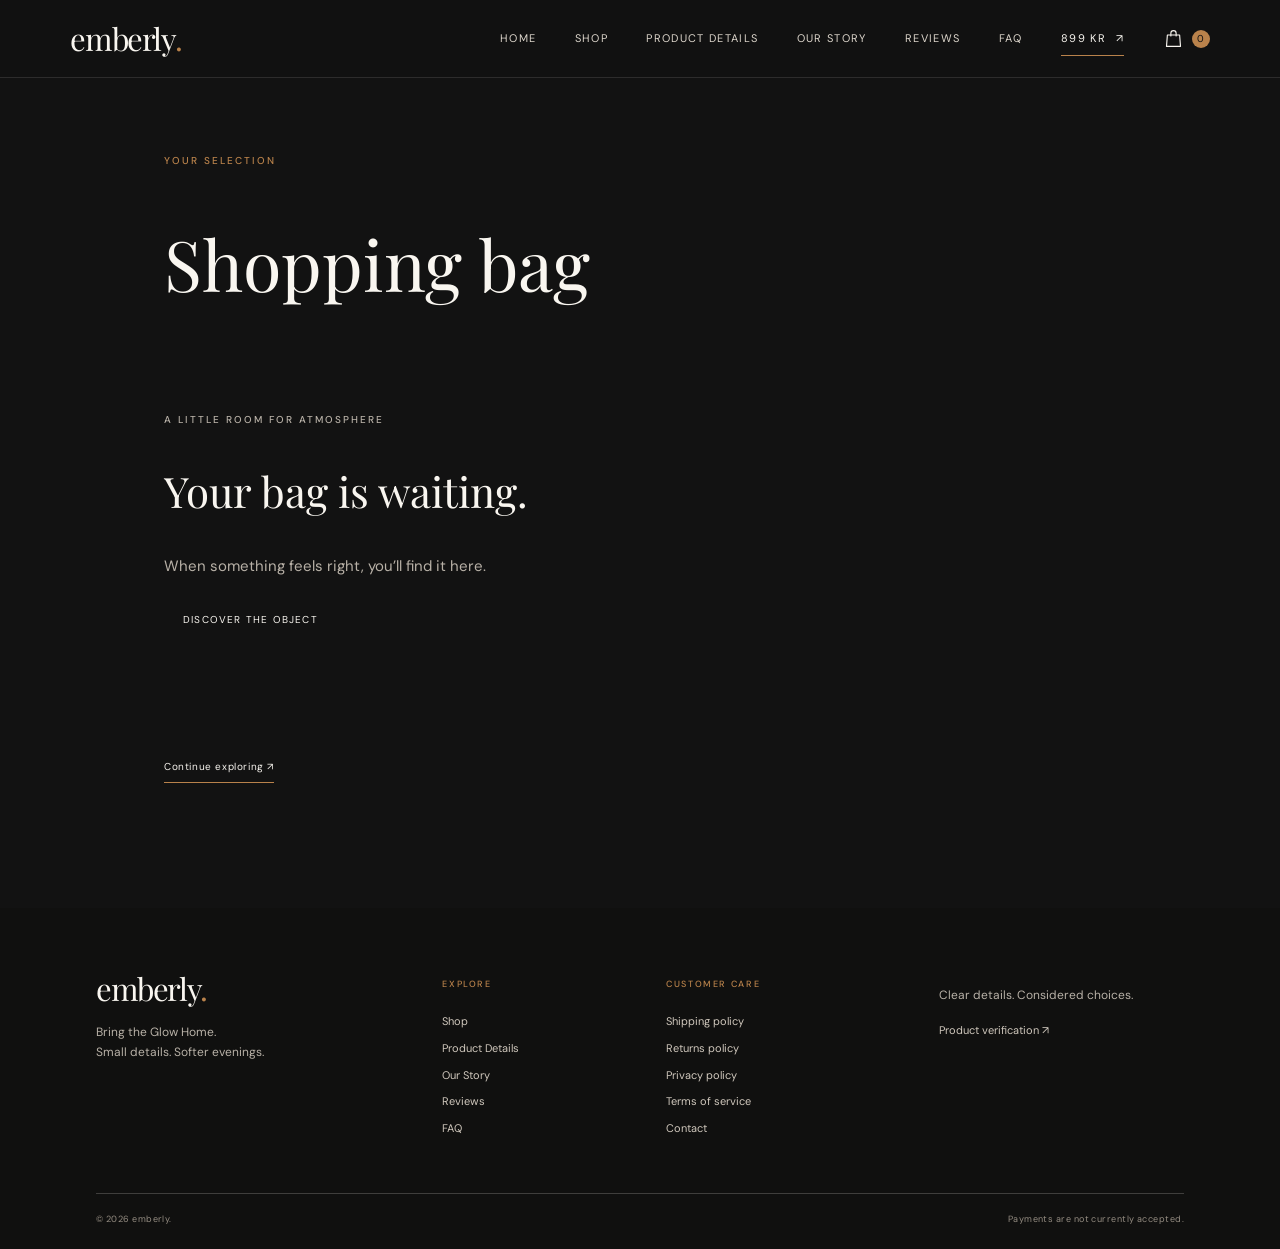
<file: cart.html>
<!doctype html>
<html lang="en"><head><meta charset="utf-8"><meta name="viewport" content="width=device-width,initial-scale=1"><title>Your Bag — emberly.</title><meta name="description" content="Review your Emberly shopping bag. Checkout is not yet configured."><link rel="icon" href="favicon.svg" type="image/svg+xml"><link rel="stylesheet" href="styles.css"><script defer src="product-config.js"></script><script defer src="store.js"></script></head>
<body><a class="skip-link" href="#main">Skip to content</a><header class="site-header">
<a class="wordmark" href="index.html" aria-label="Emberly home">emberly<span>.</span></a>
<button class="menu-toggle" type="button" aria-expanded="false" aria-controls="primary-nav" aria-label="Open navigation"><span></span><span></span></button>
<nav class="nav" id="primary-nav" aria-label="Main navigation">
<a href="index.html">Home</a><a href="shop.html">Shop</a><a href="ritual.html">Product Details</a><a href="why.html">Our Story</a><a href="reviews.html">Reviews</a><a href="faq.html">FAQ</a>
<a class="nav-buy" href="shop.html#purchase"><span data-price></span><span aria-hidden="true"> ↗</span></a>
<a class="bag-link" href="cart.html" aria-label="Shopping bag"><svg viewBox="0 0 24 24" aria-hidden="true"><path d="M5 8h14l1 13H4L5 8Z"/><path d="M9 9V6a3 3 0 0 1 6 0v3"/></svg><span class="bag-count" aria-label="Items in bag">0</span></a>
</nav></header>
<main id="main" class="cart-wrap"><p class="eyebrow">Your selection</p><h1>Shopping bag</h1><div id="cart-items" aria-live="polite"></div><div id="cart-summary" class="cart-summary"><div><span>Subtotal</span><strong id="cart-subtotal"></strong></div><p>Shipping and taxes are not included. They are not calculated in this demo.</p><button id="checkout-button" class="button button-cream" type="button">Continue to checkout ↗</button><p>Checkout is not configured. This action will not take payment or create an order.</p></div><p style="margin-top:35px"><a class="underlined-link" href="shop.html">Continue exploring ↗</a></p></main>
<footer class="site-footer"><div class="footer-top"><div class="footer-brand"><a class="wordmark" href="index.html">emberly<span>.</span></a><p>Bring the Glow Home.<br>Small details. Softer evenings.</p></div><div class="footer-column"><h2>Explore</h2><a href="shop.html">Shop</a><a href="ritual.html">Product Details</a><a href="why.html">Our Story</a><a href="reviews.html">Reviews</a><a href="faq.html">FAQ</a></div><div class="footer-column"><h2>Customer care</h2><a href="shipping.html">Shipping policy</a><a href="returns.html">Returns policy</a><a href="privacy.html">Privacy policy</a><a href="terms.html">Terms of service</a><a href="faq.html#contact">Contact</a></div><div class="footer-note"><p>Clear details. Considered choices.</p><a href="supplier.html">Product verification ↗</a></div></div><div class="footer-bottom"><span>© 2026 emberly.</span><span>Payments are not currently accepted.</span></div></footer></body></html>
</file>
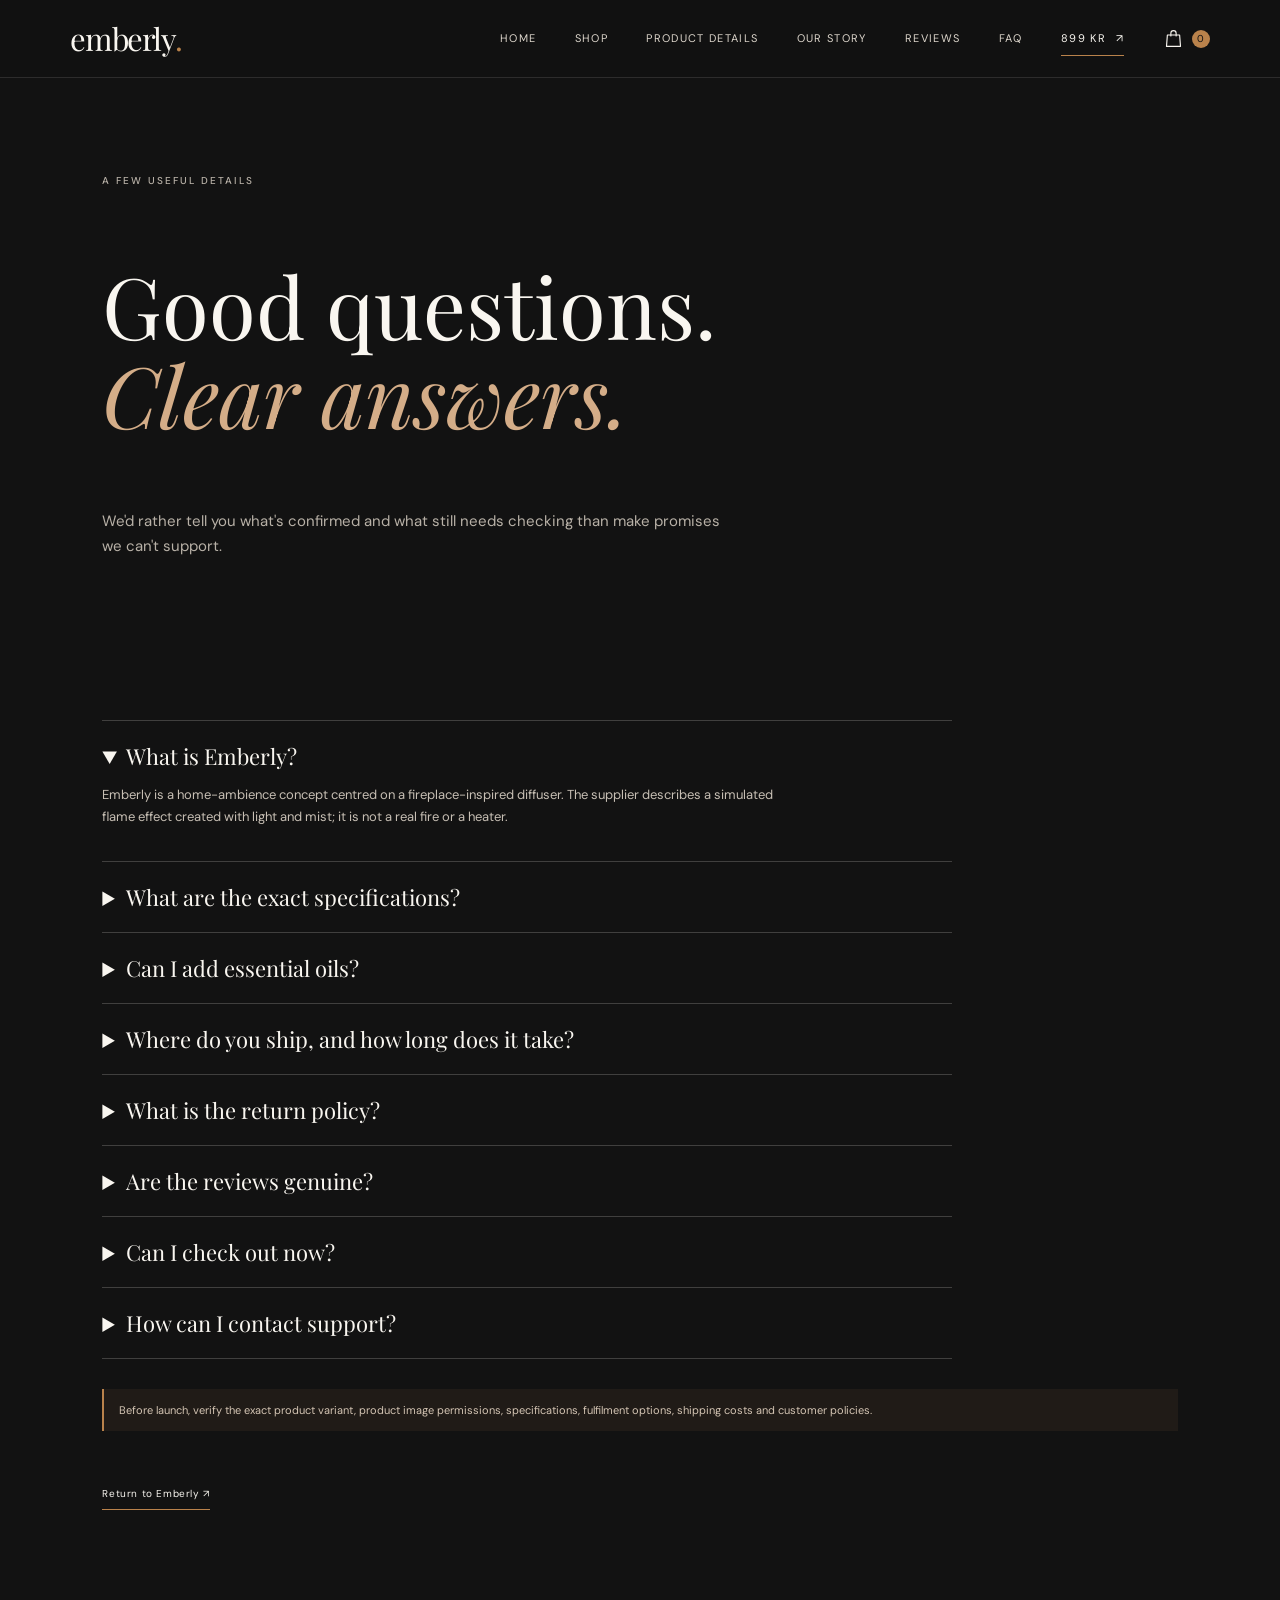
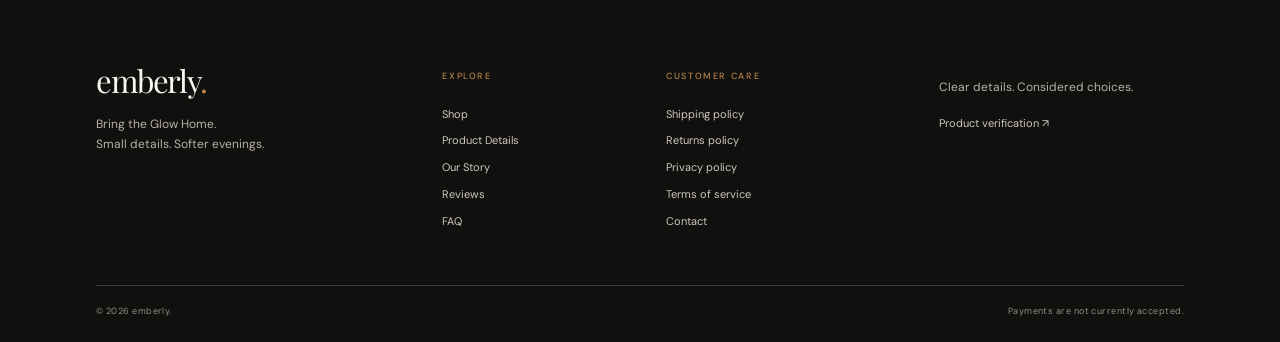
<file: faq.html>
<!doctype html>
<html lang="en"><head><meta charset="utf-8"><meta name="viewport" content="width=device-width,initial-scale=1"><title>FAQ — emberly.</title><meta name="description" content="Clear answers about Emberly's flame-effect diffuser, product details, shipping and checkout status."><link rel="icon" href="favicon.svg" type="image/svg+xml"><link rel="stylesheet" href="styles.css"><script defer src="product-config.js"></script><script defer src="store.js"></script></head>
<body><a class="skip-link" href="#main">Skip to content</a><header class="site-header">
<a class="wordmark" href="index.html" aria-label="Emberly home">emberly<span>.</span></a>
<button class="menu-toggle" type="button" aria-expanded="false" aria-controls="primary-nav" aria-label="Open navigation"><span></span><span></span></button>
<nav class="nav" id="primary-nav" aria-label="Main navigation">
<a href="index.html">Home</a><a href="shop.html">Shop</a><a href="ritual.html">Product Details</a><a href="why.html">Our Story</a><a href="reviews.html">Reviews</a><a href="faq.html">FAQ</a>
<a class="nav-buy" href="shop.html#purchase"><span data-price></span><span aria-hidden="true"> ↗</span></a>
<a class="bag-link" href="cart.html" aria-label="Shopping bag"><svg viewBox="0 0 24 24" aria-hidden="true"><path d="M5 8h14l1 13H4L5 8Z"/><path d="M9 9V6a3 3 0 0 1 6 0v3"/></svg><span class="bag-count" aria-label="Items in bag">0</span></a>
</nav></header>
<main id="main"><section class="page-hero"><p class="eyebrow">A few useful details</p><h1>Good questions.<br><em>Clear answers.</em></h1><p>We'd rather tell you what's confirmed and what still needs checking than make promises we can't support.</p></section><section class="section"><div class="accordion">
<details open><summary>What is Emberly?</summary><p>Emberly is a home-ambience concept centred on a fireplace-inspired diffuser. The supplier describes a simulated flame effect created with light and mist; it is not a real fire or a heater.</p></details>
<details><summary>What are the exact specifications?</summary><p>The supplier listing contains claims about capacity, lighting and timer functions, but details can vary by variant and the listing is inconsistent in places. Confirm the exact purchasable SKU, manual, power requirements and included accessories before treating any specification as final.</p></details>
<details><summary>Can I add essential oils?</summary><p>Do not add essential oils unless the instructions for the exact selected model explicitly permit it. Compatibility and safe-use directions must be confirmed with the supplier.</p></details>
<details id="shipping"><summary>Where do you ship, and how long does it take?</summary><p>Shipping destinations, costs and delivery estimates have not been configured. We cannot promise worldwide shipping or a delivery date until the supplier route has been checked for the destination. See the <a href="shipping.html">shipping policy template</a>.</p></details>
<details id="returns"><summary>What is the return policy?</summary><p>The final return and damaged-item process must be confirmed and published before launch. See the <a href="returns.html">returns policy template</a>.</p></details>
<details><summary>Are the reviews genuine?</summary><p>There are no customer reviews published yet. We will not invent testimonials, ratings or verified-purchase labels.</p></details>
<details><summary>Can I check out now?</summary><p>No. The shopping bag is a demo and checkout is not connected to a payment provider. No payment will be taken and adding an item to the bag does not place an order.</p></details>
<details id="contact"><summary>How can I contact support?</summary><p>A verified support email has not been configured yet. Customer support details must be added before the store accepts orders.</p></details>
</div><div class="notice" style="margin-top:30px">Before launch, verify the exact product variant, product image permissions, specifications, fulfilment options, shipping costs and customer policies.</div><p style="margin-top:30px"><a class="underlined-link" href="index.html">Return to Emberly ↗</a></p></section></main>
<footer class="site-footer"><div class="footer-top"><div class="footer-brand"><a class="wordmark" href="index.html">emberly<span>.</span></a><p>Bring the Glow Home.<br>Small details. Softer evenings.</p></div><div class="footer-column"><h2>Explore</h2><a href="shop.html">Shop</a><a href="ritual.html">Product Details</a><a href="why.html">Our Story</a><a href="reviews.html">Reviews</a><a href="faq.html">FAQ</a></div><div class="footer-column"><h2>Customer care</h2><a href="shipping.html">Shipping policy</a><a href="returns.html">Returns policy</a><a href="privacy.html">Privacy policy</a><a href="terms.html">Terms of service</a><a href="faq.html#contact">Contact</a></div><div class="footer-note"><p>Clear details. Considered choices.</p><a href="supplier.html">Product verification ↗</a></div></div><div class="footer-bottom"><span>© 2026 emberly.</span><span>Payments are not currently accepted.</span></div></footer></body></html>
</file>
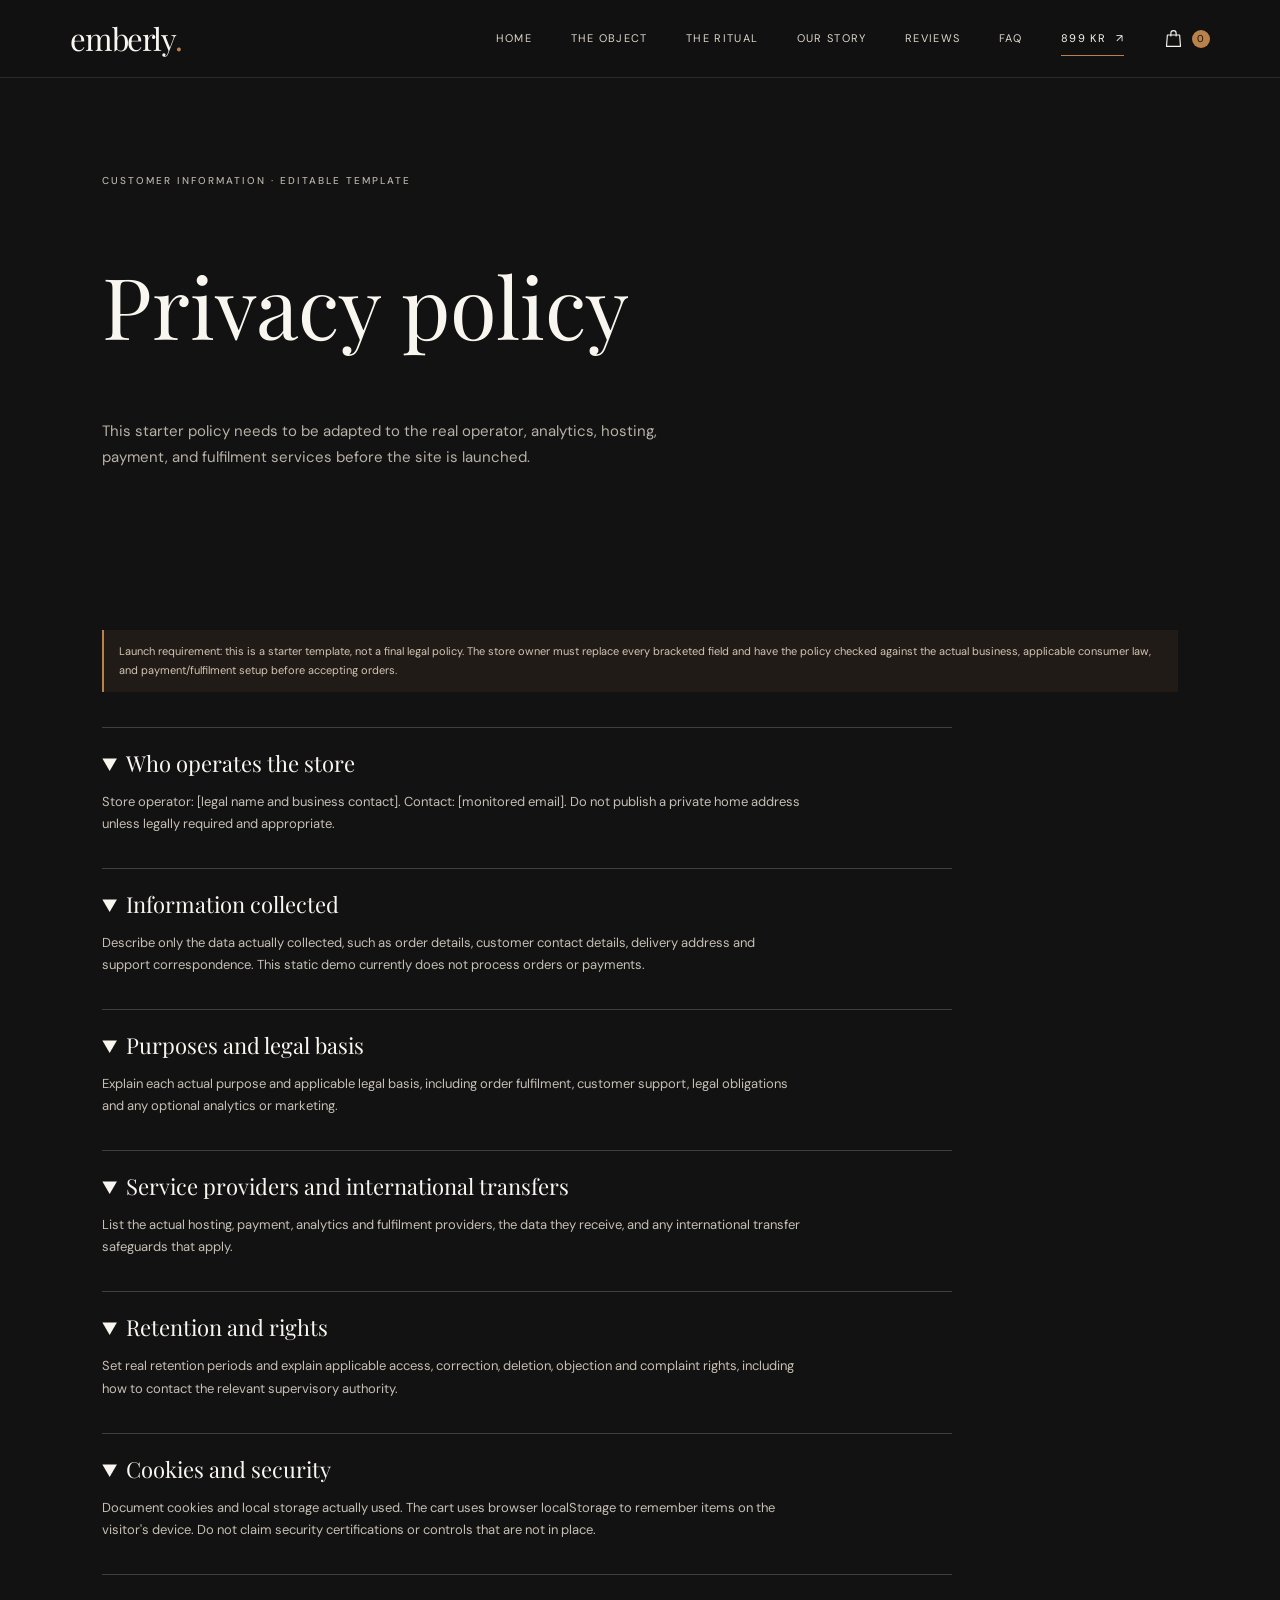
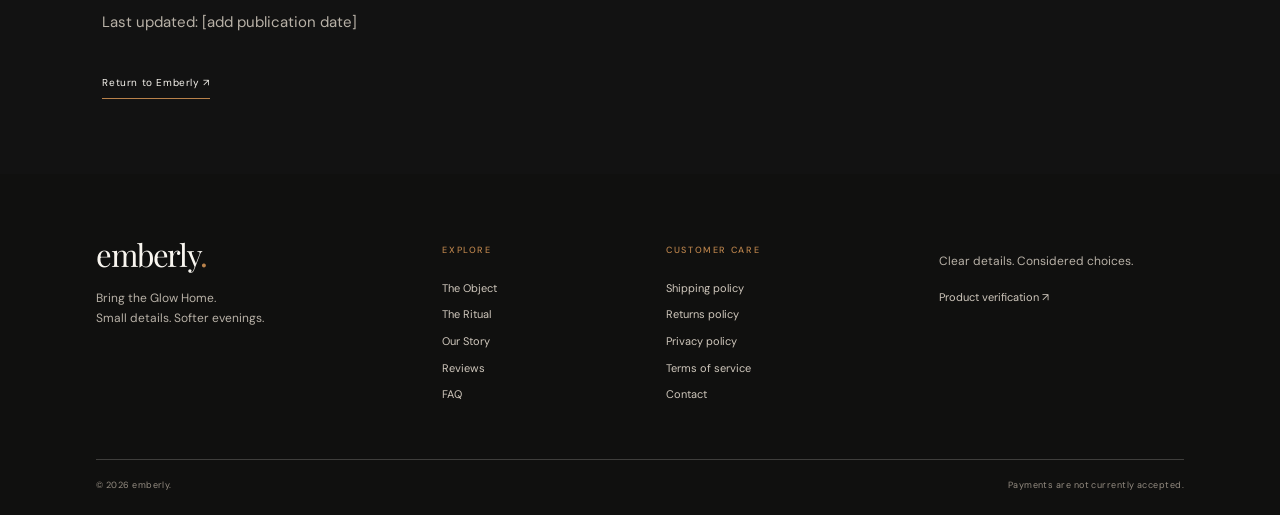
<file: privacy.html>
<!doctype html>
<html lang="en"><head><meta charset="utf-8"><meta name="viewport" content="width=device-width,initial-scale=1"><title>Privacy policy — emberly.</title><meta name="description" content="Privacy policy information for Emberly customers. This editable template must be reviewed before launch."><link rel="icon" href="favicon.svg" type="image/svg+xml"><link rel="stylesheet" href="styles.css"><script defer src="product-config.js"></script><script defer src="store.js"></script></head>
<body><a class="skip-link" href="#main">Skip to content</a><header class="site-header">
<a class="wordmark" href="index.html" aria-label="Emberly home">emberly<span>.</span></a>
<button class="menu-toggle" type="button" aria-expanded="false" aria-controls="primary-nav" aria-label="Open navigation"><span></span><span></span></button>
<nav class="nav" id="primary-nav" aria-label="Main navigation">
<a href="index.html">Home</a><a href="shop.html">The Object</a><a href="ritual.html">The Ritual</a><a href="why.html">Our Story</a><a href="reviews.html">Reviews</a><a href="faq.html">FAQ</a>
<a class="nav-buy" href="shop.html#purchase"><span data-price></span><span aria-hidden="true"> ↗</span></a>
<a class="bag-link" href="cart.html" aria-label="Shopping bag"><svg viewBox="0 0 24 24" aria-hidden="true"><path d="M5 8h14l1 13H4L5 8Z"/><path d="M9 9V6a3 3 0 0 1 6 0v3"/></svg><span class="bag-count" aria-label="Items in bag">0</span></a>
</nav></header>
<main id="main"><section class="page-hero"><p class="eyebrow">Customer information · Editable template</p><h1>Privacy policy</h1><p>This starter policy needs to be adapted to the real operator, analytics, hosting, payment, and fulfilment services before the site is launched.</p></section><section class="section"><div class="notice">Launch requirement: this is a starter template, not a final legal policy. The store owner must replace every bracketed field and have the policy checked against the actual business, applicable consumer law, and payment/fulfilment setup before accepting orders.</div><div class="accordion" style="margin-top:35px"><details open><summary>Who operates the store</summary><p>Store operator: [legal name and business contact]. Contact: [monitored email]. Do not publish a private home address unless legally required and appropriate.</p></details><details open><summary>Information collected</summary><p>Describe only the data actually collected, such as order details, customer contact details, delivery address and support correspondence. This static demo currently does not process orders or payments.</p></details><details open><summary>Purposes and legal basis</summary><p>Explain each actual purpose and applicable legal basis, including order fulfilment, customer support, legal obligations and any optional analytics or marketing.</p></details><details open><summary>Service providers and international transfers</summary><p>List the actual hosting, payment, analytics and fulfilment providers, the data they receive, and any international transfer safeguards that apply.</p></details><details open><summary>Retention and rights</summary><p>Set real retention periods and explain applicable access, correction, deletion, objection and complaint rights, including how to contact the relevant supervisory authority.</p></details><details open><summary>Cookies and security</summary><p>Document cookies and local storage actually used. The cart uses browser localStorage to remember items on the visitor's device. Do not claim security certifications or controls that are not in place.</p></details></div><p class="muted" style="margin-top:35px">Last updated: [add publication date]</p><a class="underlined-link" href="index.html">Return to Emberly ↗</a></section></main>
<footer class="site-footer"><div class="footer-top"><div class="footer-brand"><a class="wordmark" href="index.html">emberly<span>.</span></a><p>Bring the Glow Home.<br>Small details. Softer evenings.</p></div><div class="footer-column"><h2>Explore</h2><a href="shop.html">The Object</a><a href="ritual.html">The Ritual</a><a href="why.html">Our Story</a><a href="reviews.html">Reviews</a><a href="faq.html">FAQ</a></div><div class="footer-column"><h2>Customer care</h2><a href="shipping.html">Shipping policy</a><a href="returns.html">Returns policy</a><a href="privacy.html">Privacy policy</a><a href="terms.html">Terms of service</a><a href="faq.html#contact">Contact</a></div><div class="footer-note"><p>Clear details. Considered choices.</p><a href="supplier.html">Product verification ↗</a></div></div><div class="footer-bottom"><span>© 2026 emberly.</span><span>Payments are not currently accepted.</span></div></footer></body></html>
</file>
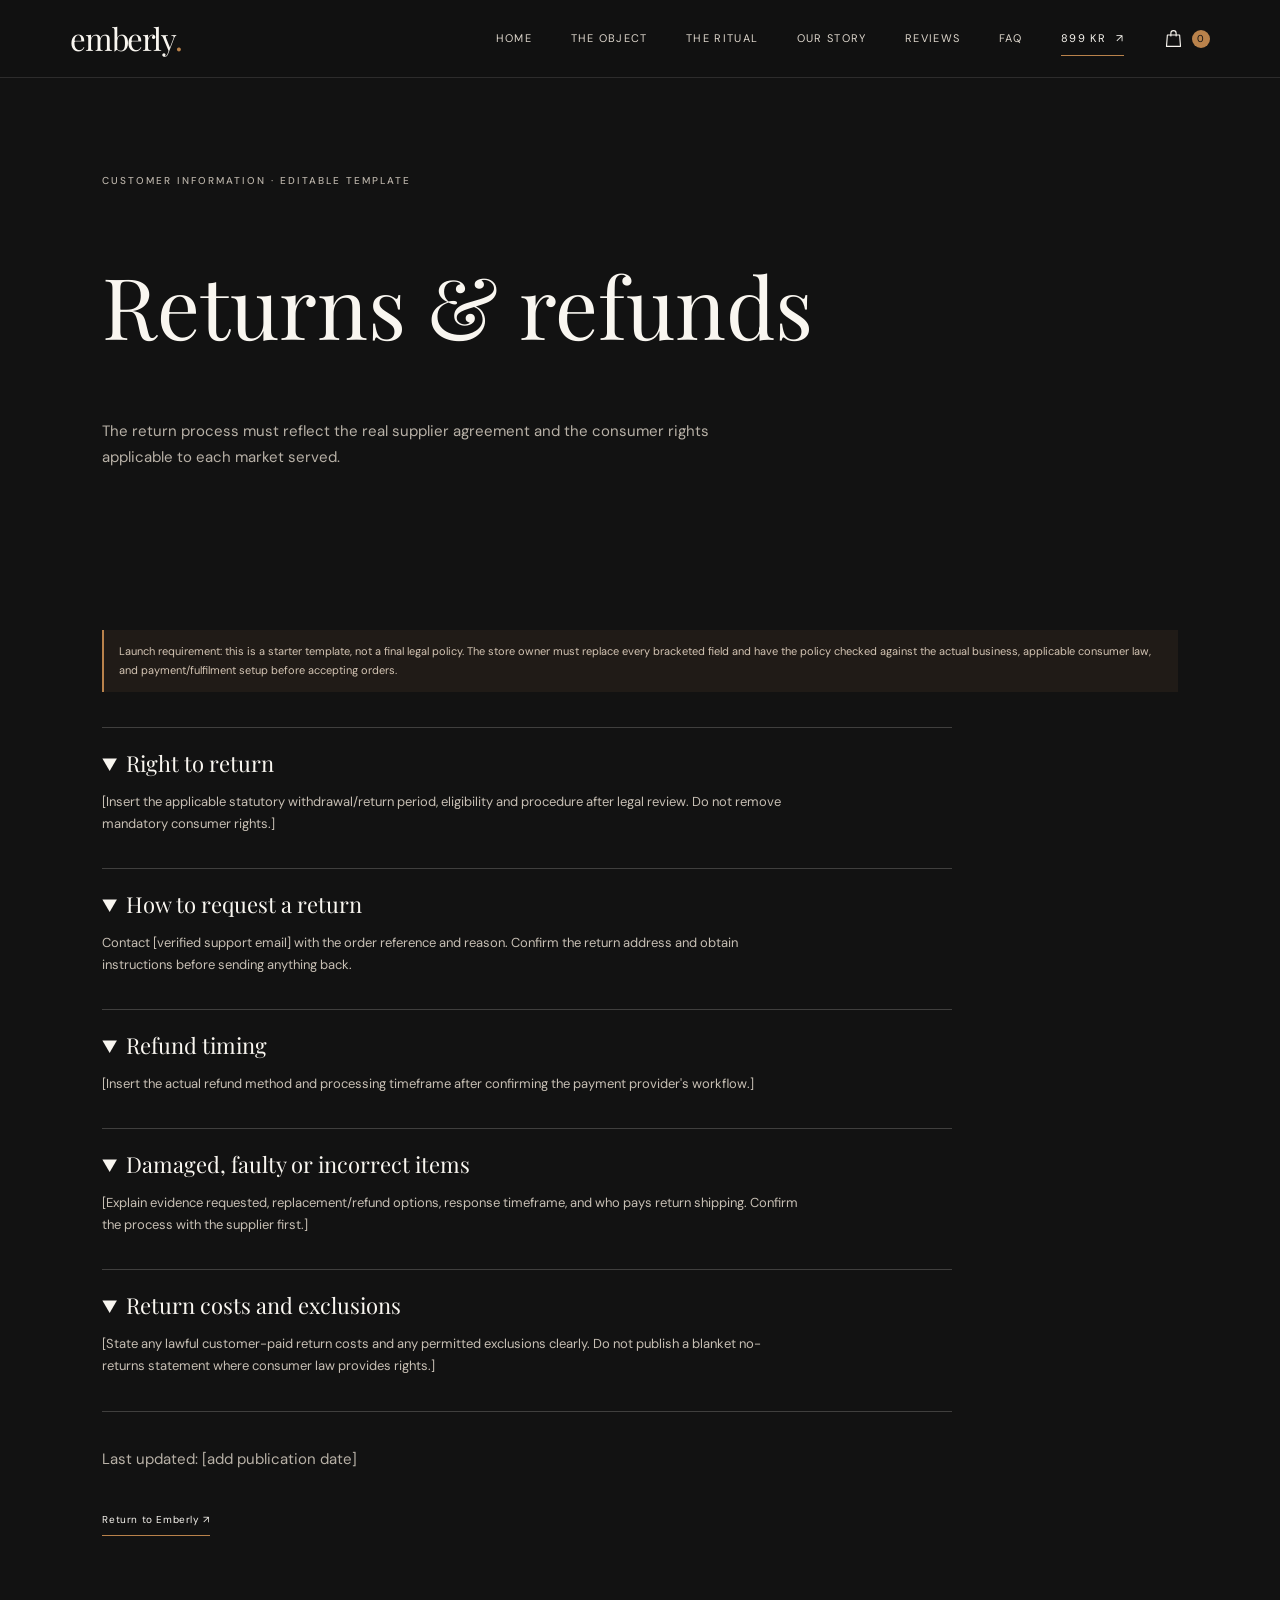
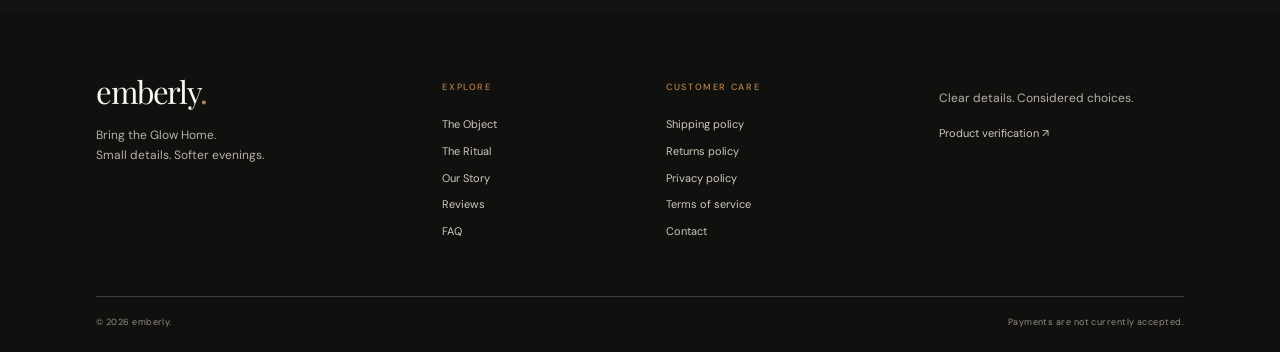
<file: returns.html>
<!doctype html>
<html lang="en"><head><meta charset="utf-8"><meta name="viewport" content="width=device-width,initial-scale=1"><title>Returns & refunds — emberly.</title><meta name="description" content="Returns & refunds information for Emberly customers. This editable template must be reviewed before launch."><link rel="icon" href="favicon.svg" type="image/svg+xml"><link rel="stylesheet" href="styles.css"><script defer src="product-config.js"></script><script defer src="store.js"></script></head>
<body><a class="skip-link" href="#main">Skip to content</a><header class="site-header">
<a class="wordmark" href="index.html" aria-label="Emberly home">emberly<span>.</span></a>
<button class="menu-toggle" type="button" aria-expanded="false" aria-controls="primary-nav" aria-label="Open navigation"><span></span><span></span></button>
<nav class="nav" id="primary-nav" aria-label="Main navigation">
<a href="index.html">Home</a><a href="shop.html">The Object</a><a href="ritual.html">The Ritual</a><a href="why.html">Our Story</a><a href="reviews.html">Reviews</a><a href="faq.html">FAQ</a>
<a class="nav-buy" href="shop.html#purchase"><span data-price></span><span aria-hidden="true"> ↗</span></a>
<a class="bag-link" href="cart.html" aria-label="Shopping bag"><svg viewBox="0 0 24 24" aria-hidden="true"><path d="M5 8h14l1 13H4L5 8Z"/><path d="M9 9V6a3 3 0 0 1 6 0v3"/></svg><span class="bag-count" aria-label="Items in bag">0</span></a>
</nav></header>
<main id="main"><section class="page-hero"><p class="eyebrow">Customer information · Editable template</p><h1>Returns & refunds</h1><p>The return process must reflect the real supplier agreement and the consumer rights applicable to each market served.</p></section><section class="section"><div class="notice">Launch requirement: this is a starter template, not a final legal policy. The store owner must replace every bracketed field and have the policy checked against the actual business, applicable consumer law, and payment/fulfilment setup before accepting orders.</div><div class="accordion" style="margin-top:35px"><details open><summary>Right to return</summary><p>[Insert the applicable statutory withdrawal/return period, eligibility and procedure after legal review. Do not remove mandatory consumer rights.]</p></details><details open><summary>How to request a return</summary><p>Contact [verified support email] with the order reference and reason. Confirm the return address and obtain instructions before sending anything back.</p></details><details open><summary>Refund timing</summary><p>[Insert the actual refund method and processing timeframe after confirming the payment provider's workflow.]</p></details><details open><summary>Damaged, faulty or incorrect items</summary><p>[Explain evidence requested, replacement/refund options, response timeframe, and who pays return shipping. Confirm the process with the supplier first.]</p></details><details open><summary>Return costs and exclusions</summary><p>[State any lawful customer-paid return costs and any permitted exclusions clearly. Do not publish a blanket no-returns statement where consumer law provides rights.]</p></details></div><p class="muted" style="margin-top:35px">Last updated: [add publication date]</p><a class="underlined-link" href="index.html">Return to Emberly ↗</a></section></main>
<footer class="site-footer"><div class="footer-top"><div class="footer-brand"><a class="wordmark" href="index.html">emberly<span>.</span></a><p>Bring the Glow Home.<br>Small details. Softer evenings.</p></div><div class="footer-column"><h2>Explore</h2><a href="shop.html">The Object</a><a href="ritual.html">The Ritual</a><a href="why.html">Our Story</a><a href="reviews.html">Reviews</a><a href="faq.html">FAQ</a></div><div class="footer-column"><h2>Customer care</h2><a href="shipping.html">Shipping policy</a><a href="returns.html">Returns policy</a><a href="privacy.html">Privacy policy</a><a href="terms.html">Terms of service</a><a href="faq.html#contact">Contact</a></div><div class="footer-note"><p>Clear details. Considered choices.</p><a href="supplier.html">Product verification ↗</a></div></div><div class="footer-bottom"><span>© 2026 emberly.</span><span>Payments are not currently accepted.</span></div></footer></body></html>
</file>
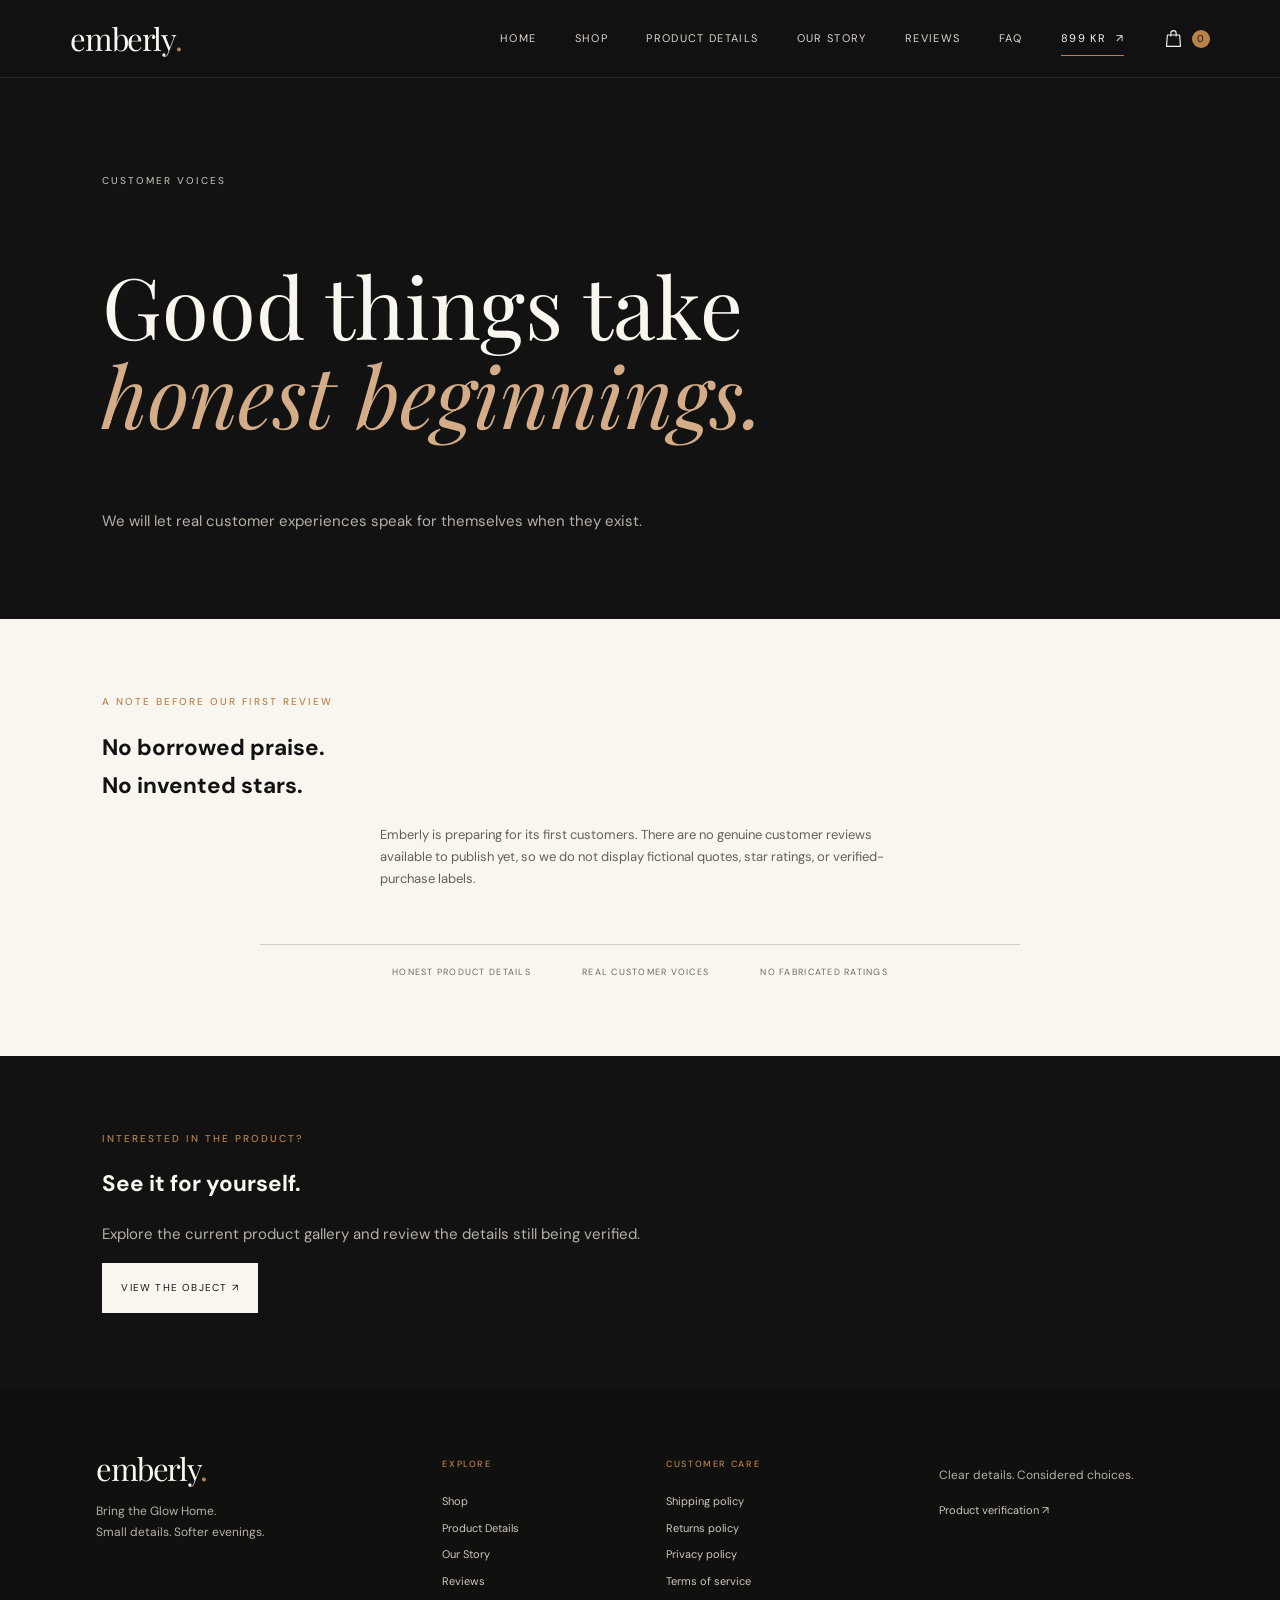
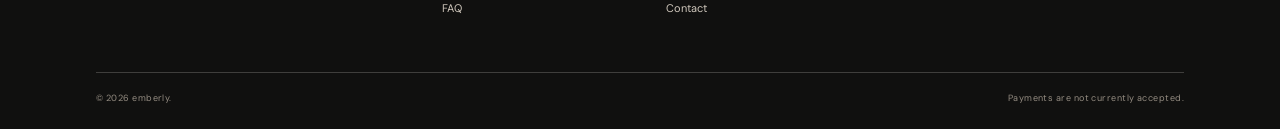
<file: reviews.html>
<!doctype html><html lang="en"><head><meta charset="utf-8"><meta name="viewport" content="width=device-width,initial-scale=1"><title>Reviews — emberly.</title><meta name="description" content="Emberly has not published customer reviews yet. Read our approach to honest product information."><meta property="og:title" content="Reviews — emberly."><meta property="og:description" content="Emberly has not published customer reviews yet. Read our approach to honest product information."><meta property="og:type" content="website"><link rel="icon" href="favicon.svg" type="image/svg+xml"><link rel="preconnect" href="https://oss-cf.cjdropshipping.com"><link rel="stylesheet" href="styles.css"><script defer src="product-config.js"></script><script defer src="store.js"></script></head><body><a class="skip-link" href="#main">Skip to content</a><header class="site-header">
<a class="wordmark" href="index.html" aria-label="Emberly home">emberly<span>.</span></a>
<button class="menu-toggle" type="button" aria-expanded="false" aria-controls="primary-nav" aria-label="Open navigation"><span></span><span></span></button>
<nav class="nav" id="primary-nav" aria-label="Main navigation">
<a href="index.html">Home</a><a href="shop.html">Shop</a><a href="ritual.html">Product Details</a><a href="why.html">Our Story</a><a href="reviews.html">Reviews</a><a href="faq.html">FAQ</a>
<a class="nav-buy" href="shop.html#purchase"><span data-price></span><span aria-hidden="true"> ↗</span></a>
<a class="bag-link" href="cart.html" aria-label="Shopping bag"><svg viewBox="0 0 24 24" aria-hidden="true"><path d="M5 8h14l1 13H4L5 8Z"/><path d="M9 9V6a3 3 0 0 1 6 0v3"/></svg><span class="bag-count" aria-label="Items in bag">0</span></a>
</nav></header><main id="main"><section class="page-hero"><p class="eyebrow">Customer voices</p><h1>Good things take<br><em>honest beginnings.</em></h1><p>We will let real customer experiences speak for themselves when they exist.</p></section><section class="section section-cream"><p class="eyebrow">A note before our first review</p><h2>No borrowed praise.<br>No invented stars.</h2><p class="review-copy">Emberly is preparing for its first customers. There are no genuine customer reviews available to publish yet, so we do not display fictional quotes, star ratings, or verified-purchase labels.</p><div class="review-detail"><span>HONEST PRODUCT DETAILS</span><span>REAL CUSTOMER VOICES</span><span>NO FABRICATED RATINGS</span></div></section><section class="section"><p class="eyebrow">Interested in the product?</p><h2>See it for yourself.</h2><p class="muted">Explore the current product gallery and review the details still being verified.</p><a class="button button-cream" href="shop.html">View the Object ↗</a></section></main><footer class="site-footer">
<div class="footer-top"><div class="footer-brand"><a class="wordmark" href="index.html">emberly<span>.</span></a><p>Bring the Glow Home.<br>Small details. Softer evenings.</p></div>
<div class="footer-column"><h2>Explore</h2><a href="shop.html">Shop</a><a href="ritual.html">Product Details</a><a href="why.html">Our Story</a><a href="reviews.html">Reviews</a><a href="faq.html">FAQ</a></div>
<div class="footer-column"><h2>Customer care</h2><a href="shipping.html">Shipping policy</a><a href="returns.html">Returns policy</a><a href="privacy.html">Privacy policy</a><a href="terms.html">Terms of service</a><a href="faq.html#contact">Contact</a></div>
<div class="footer-note"><p>Clear details. Considered choices.</p><a href="supplier.html">Product verification ↗</a></div></div>
<div class="footer-bottom"><span>© 2026 emberly.</span><span>Payments are not currently accepted.</span></div></footer></body></html>
</file>
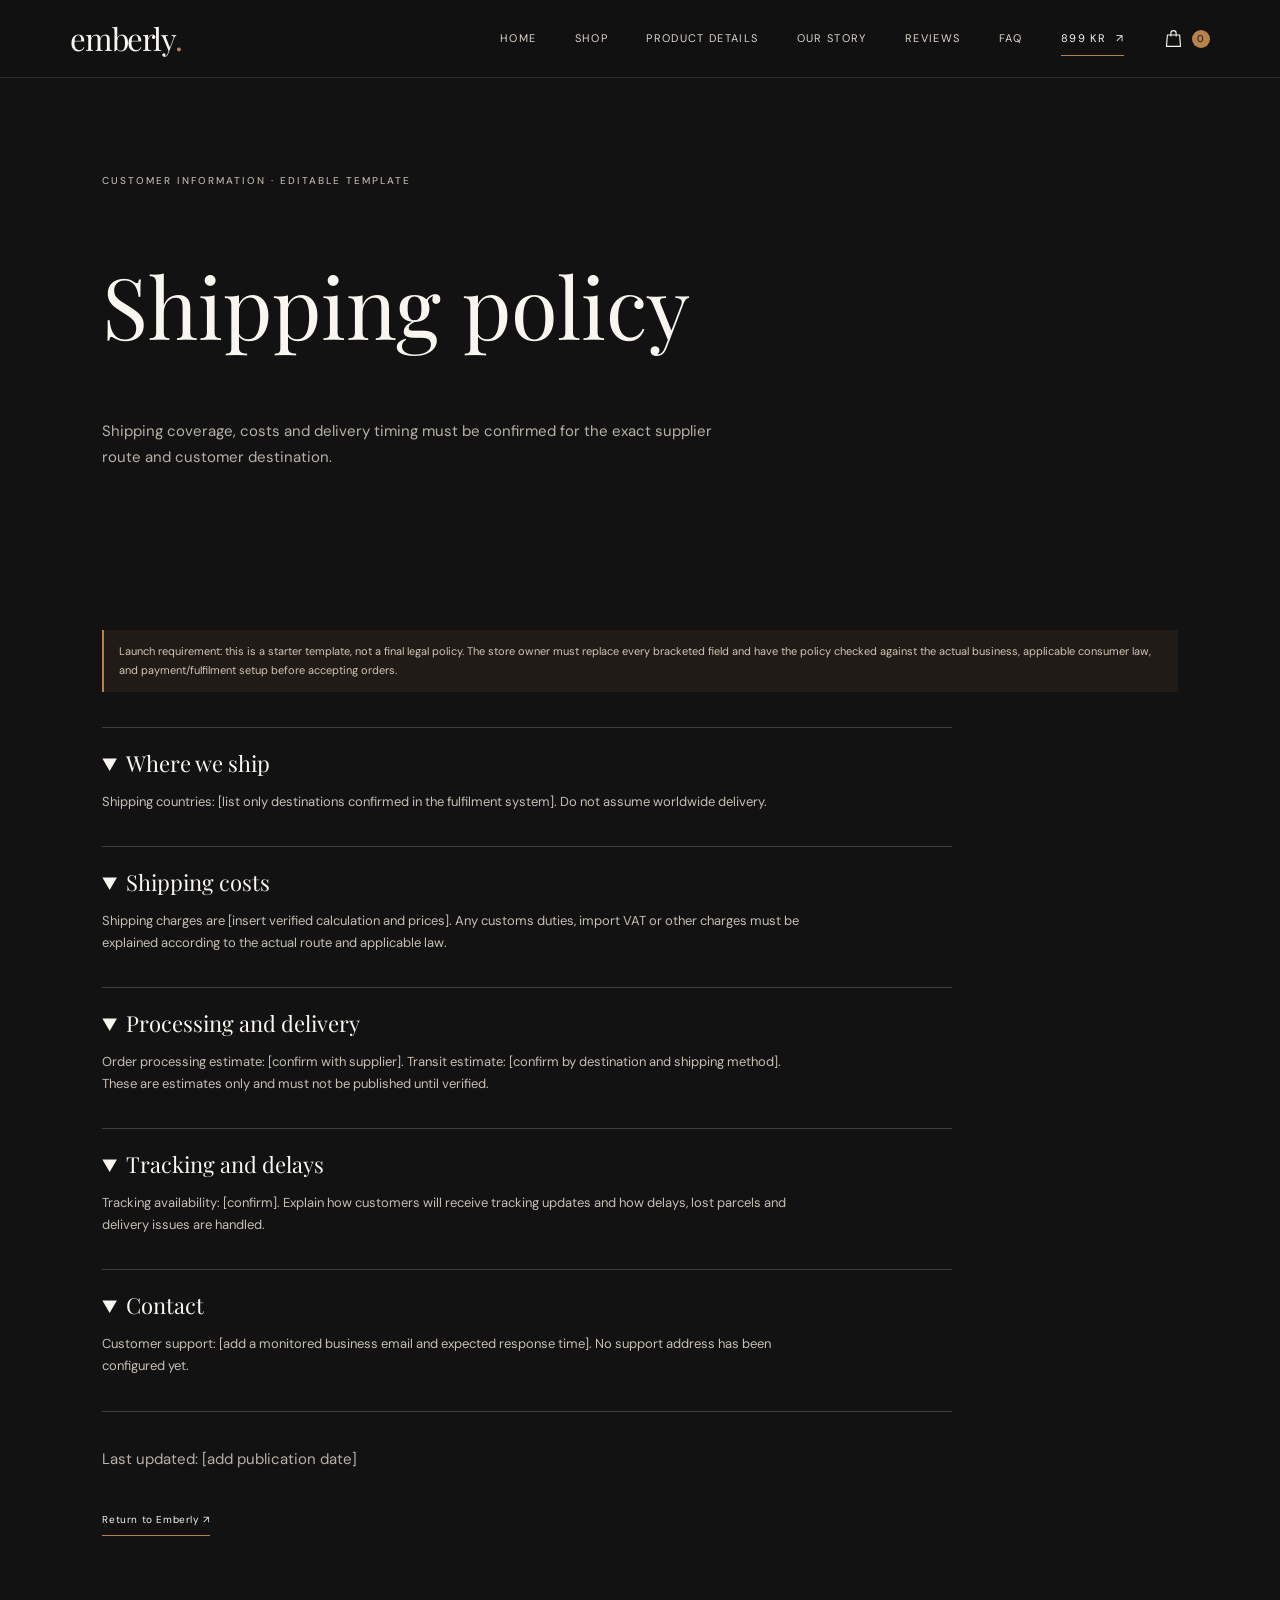
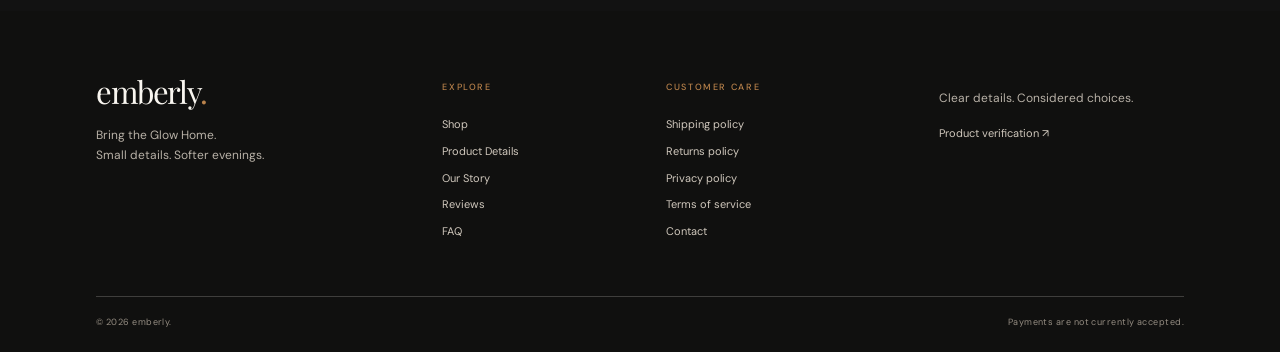
<file: shipping.html>
<!doctype html>
<html lang="en"><head><meta charset="utf-8"><meta name="viewport" content="width=device-width,initial-scale=1"><title>Shipping policy — emberly.</title><meta name="description" content="Shipping policy information for Emberly customers. This editable template must be reviewed before launch."><link rel="icon" href="favicon.svg" type="image/svg+xml"><link rel="stylesheet" href="styles.css"><script defer src="product-config.js"></script><script defer src="store.js"></script></head>
<body><a class="skip-link" href="#main">Skip to content</a><header class="site-header">
<a class="wordmark" href="index.html" aria-label="Emberly home">emberly<span>.</span></a>
<button class="menu-toggle" type="button" aria-expanded="false" aria-controls="primary-nav" aria-label="Open navigation"><span></span><span></span></button>
<nav class="nav" id="primary-nav" aria-label="Main navigation">
<a href="index.html">Home</a><a href="shop.html">Shop</a><a href="ritual.html">Product Details</a><a href="why.html">Our Story</a><a href="reviews.html">Reviews</a><a href="faq.html">FAQ</a>
<a class="nav-buy" href="shop.html#purchase"><span data-price></span><span aria-hidden="true"> ↗</span></a>
<a class="bag-link" href="cart.html" aria-label="Shopping bag"><svg viewBox="0 0 24 24" aria-hidden="true"><path d="M5 8h14l1 13H4L5 8Z"/><path d="M9 9V6a3 3 0 0 1 6 0v3"/></svg><span class="bag-count" aria-label="Items in bag">0</span></a>
</nav></header>
<main id="main"><section class="page-hero"><p class="eyebrow">Customer information · Editable template</p><h1>Shipping policy</h1><p>Shipping coverage, costs and delivery timing must be confirmed for the exact supplier route and customer destination.</p></section><section class="section"><div class="notice">Launch requirement: this is a starter template, not a final legal policy. The store owner must replace every bracketed field and have the policy checked against the actual business, applicable consumer law, and payment/fulfilment setup before accepting orders.</div><div class="accordion" style="margin-top:35px"><details open><summary>Where we ship</summary><p>Shipping countries: [list only destinations confirmed in the fulfilment system]. Do not assume worldwide delivery.</p></details><details open><summary>Shipping costs</summary><p>Shipping charges are [insert verified calculation and prices]. Any customs duties, import VAT or other charges must be explained according to the actual route and applicable law.</p></details><details open><summary>Processing and delivery</summary><p>Order processing estimate: [confirm with supplier]. Transit estimate: [confirm by destination and shipping method]. These are estimates only and must not be published until verified.</p></details><details open><summary>Tracking and delays</summary><p>Tracking availability: [confirm]. Explain how customers will receive tracking updates and how delays, lost parcels and delivery issues are handled.</p></details><details open><summary>Contact</summary><p>Customer support: [add a monitored business email and expected response time]. No support address has been configured yet.</p></details></div><p class="muted" style="margin-top:35px">Last updated: [add publication date]</p><a class="underlined-link" href="index.html">Return to Emberly ↗</a></section></main>
<footer class="site-footer"><div class="footer-top"><div class="footer-brand"><a class="wordmark" href="index.html">emberly<span>.</span></a><p>Bring the Glow Home.<br>Small details. Softer evenings.</p></div><div class="footer-column"><h2>Explore</h2><a href="shop.html">Shop</a><a href="ritual.html">Product Details</a><a href="why.html">Our Story</a><a href="reviews.html">Reviews</a><a href="faq.html">FAQ</a></div><div class="footer-column"><h2>Customer care</h2><a href="shipping.html">Shipping policy</a><a href="returns.html">Returns policy</a><a href="privacy.html">Privacy policy</a><a href="terms.html">Terms of service</a><a href="faq.html#contact">Contact</a></div><div class="footer-note"><p>Clear details. Considered choices.</p><a href="supplier.html">Product verification ↗</a></div></div><div class="footer-bottom"><span>© 2026 emberly.</span><span>Payments are not currently accepted.</span></div></footer></body></html>
</file>
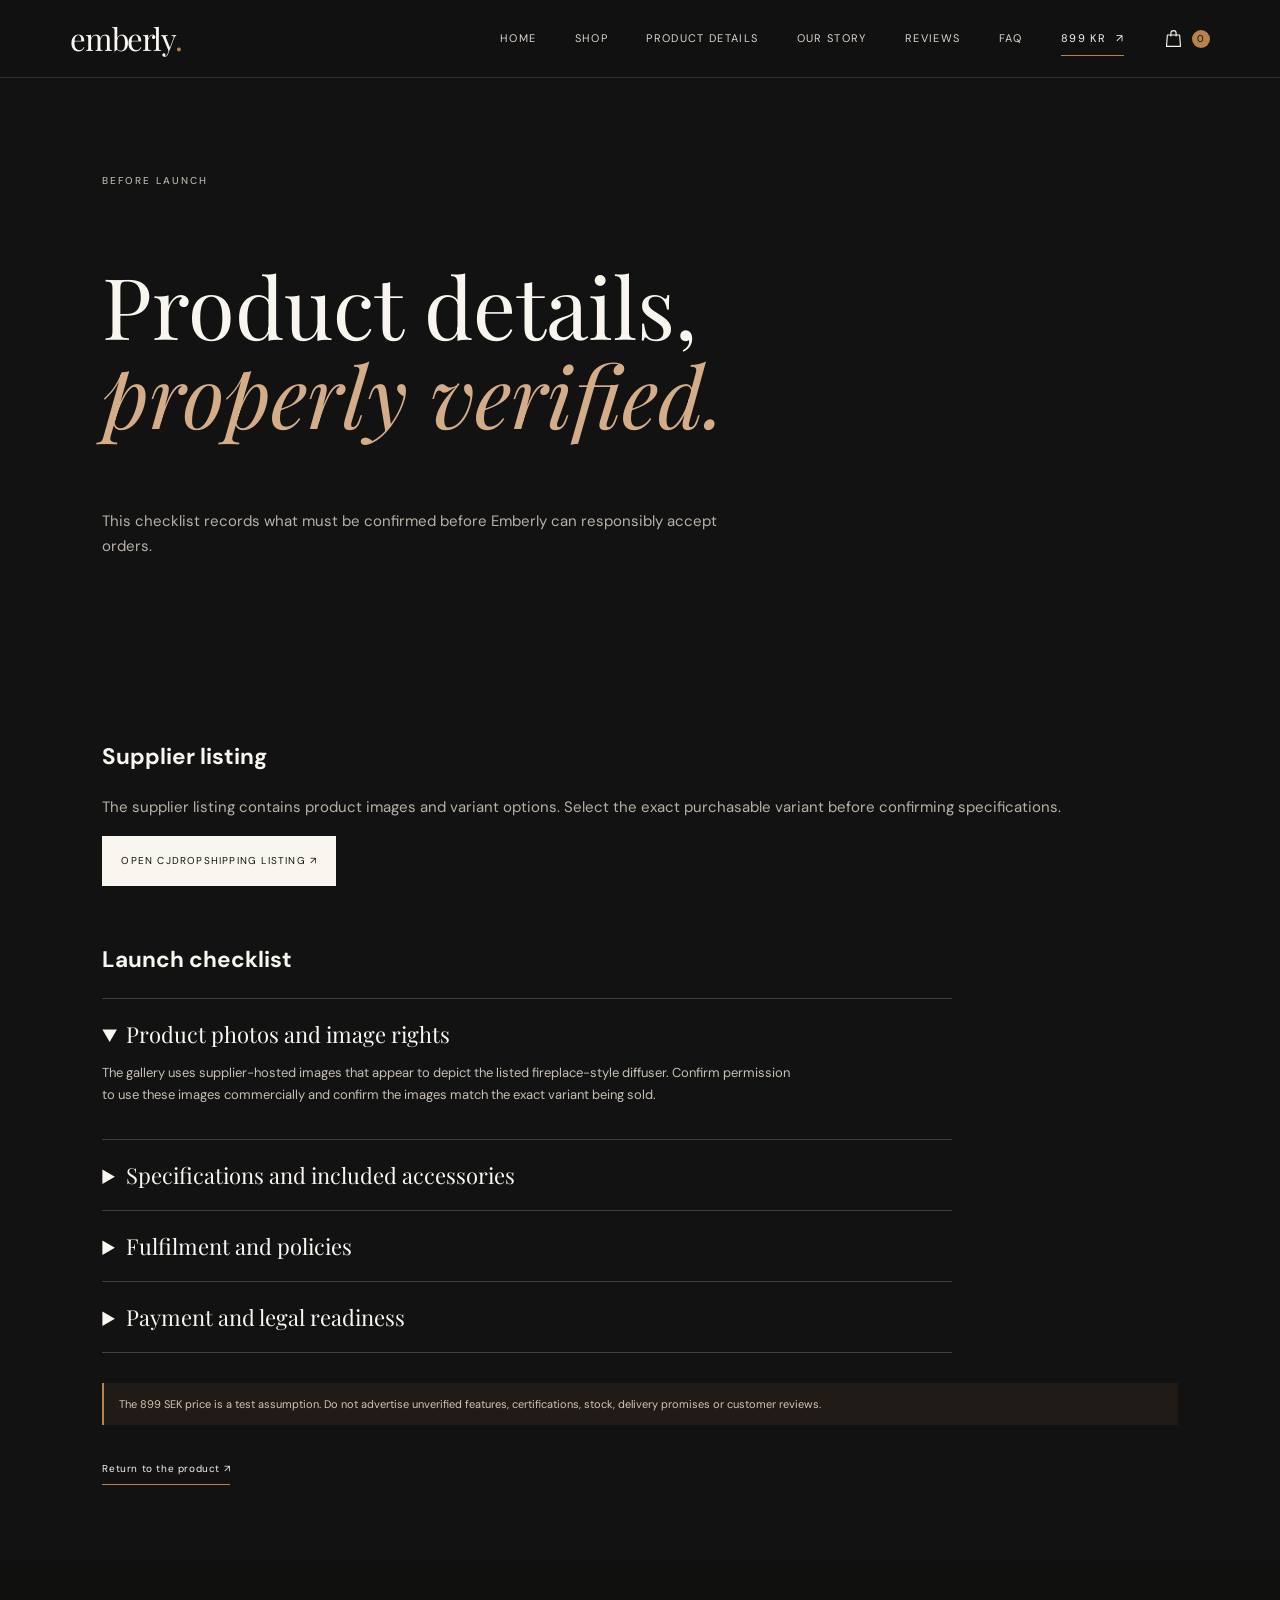
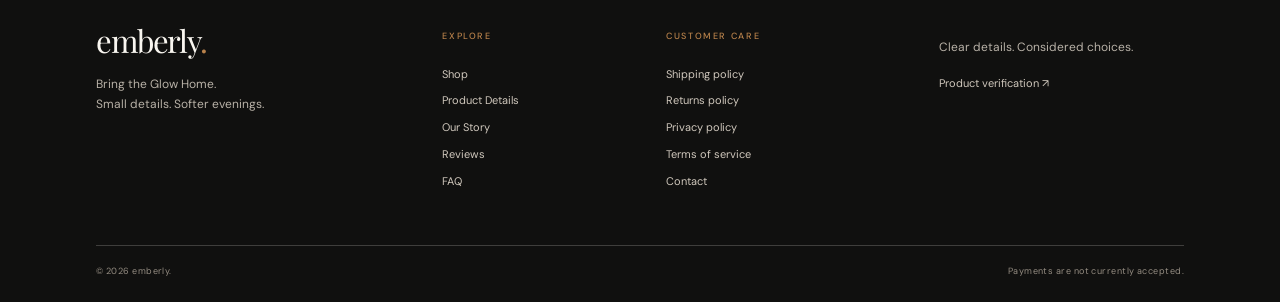
<file: supplier.html>
<!doctype html>
<html lang="en"><head><meta charset="utf-8"><meta name="viewport" content="width=device-width,initial-scale=1"><title>Product Verification — emberly.</title><meta name="description" content="Supplier verification and launch checklist for Emberly's flame-effect diffuser."><link rel="icon" href="favicon.svg" type="image/svg+xml"><link rel="stylesheet" href="styles.css"><script defer src="product-config.js"></script><script defer src="store.js"></script></head>
<body><a class="skip-link" href="#main">Skip to content</a><header class="site-header">
<a class="wordmark" href="index.html" aria-label="Emberly home">emberly<span>.</span></a>
<button class="menu-toggle" type="button" aria-expanded="false" aria-controls="primary-nav" aria-label="Open navigation"><span></span><span></span></button>
<nav class="nav" id="primary-nav" aria-label="Main navigation">
<a href="index.html">Home</a><a href="shop.html">Shop</a><a href="ritual.html">Product Details</a><a href="why.html">Our Story</a><a href="reviews.html">Reviews</a><a href="faq.html">FAQ</a>
<a class="nav-buy" href="shop.html#purchase"><span data-price></span><span aria-hidden="true"> ↗</span></a>
<a class="bag-link" href="cart.html" aria-label="Shopping bag"><svg viewBox="0 0 24 24" aria-hidden="true"><path d="M5 8h14l1 13H4L5 8Z"/><path d="M9 9V6a3 3 0 0 1 6 0v3"/></svg><span class="bag-count" aria-label="Items in bag">0</span></a>
</nav></header>
<main id="main"><section class="page-hero"><p class="eyebrow">Before launch</p><h1>Product details,<br><em>properly verified.</em></h1><p>This checklist records what must be confirmed before Emberly can responsibly accept orders.</p></section><section class="section"><h2>Supplier listing</h2><p class="muted">The supplier listing contains product images and variant options. Select the exact purchasable variant before confirming specifications.</p><a class="button button-cream" href="https://cjdropshipping.com/product/new-flame-aromatherapy-machine-colorful-essential-oil-diffuser-home-large-fog-volume-flame-humidifier-3d-flame-fireplace-machine-p-2410050244571620700.html" target="_blank" rel="noopener noreferrer">Open CJdropshipping listing ↗</a><h2 style="margin-top:55px">Launch checklist</h2><div class="accordion"><details open><summary>Product photos and image rights</summary><p>The gallery uses supplier-hosted images that appear to depict the listed fireplace-style diffuser. Confirm permission to use these images commercially and confirm the images match the exact variant being sold.</p></details><details><summary>Specifications and included accessories</summary><p>Confirm capacity, lighting modes, timer, power connector and input, essential-oil compatibility, included cable, manual, safety warnings, and whether the selected variant includes a remote. Supplier listing attributes may vary or conflict.</p></details><details><summary>Fulfilment and policies</summary><p>Confirm destination countries, stock, fulfilment cost, delivery estimates, tracking, returns, damaged-item handling, customs and tax wording, and a monitored customer-support email.</p></details><details><summary>Payment and legal readiness</summary><p>Checkout is not configured. Before launch, an adult parent or legal guardian should handle payment-provider account ownership, verification, business obligations and required registrations. Use secure server-side checkout and verify payments server-side.</p></details></div><p class="notice" style="margin-top:30px">The 899 SEK price is a test assumption. Do not advertise unverified features, certifications, stock, delivery promises or customer reviews.</p><a class="underlined-link" href="shop.html">Return to the product ↗</a></section></main>
<footer class="site-footer"><div class="footer-top"><div class="footer-brand"><a class="wordmark" href="index.html">emberly<span>.</span></a><p>Bring the Glow Home.<br>Small details. Softer evenings.</p></div><div class="footer-column"><h2>Explore</h2><a href="shop.html">Shop</a><a href="ritual.html">Product Details</a><a href="why.html">Our Story</a><a href="reviews.html">Reviews</a><a href="faq.html">FAQ</a></div><div class="footer-column"><h2>Customer care</h2><a href="shipping.html">Shipping policy</a><a href="returns.html">Returns policy</a><a href="privacy.html">Privacy policy</a><a href="terms.html">Terms of service</a><a href="faq.html#contact">Contact</a></div><div class="footer-note"><p>Clear details. Considered choices.</p><a href="supplier.html">Product verification ↗</a></div></div><div class="footer-bottom"><span>© 2026 emberly.</span><span>Payments are not currently accepted.</span></div></footer></body></html>
</file>
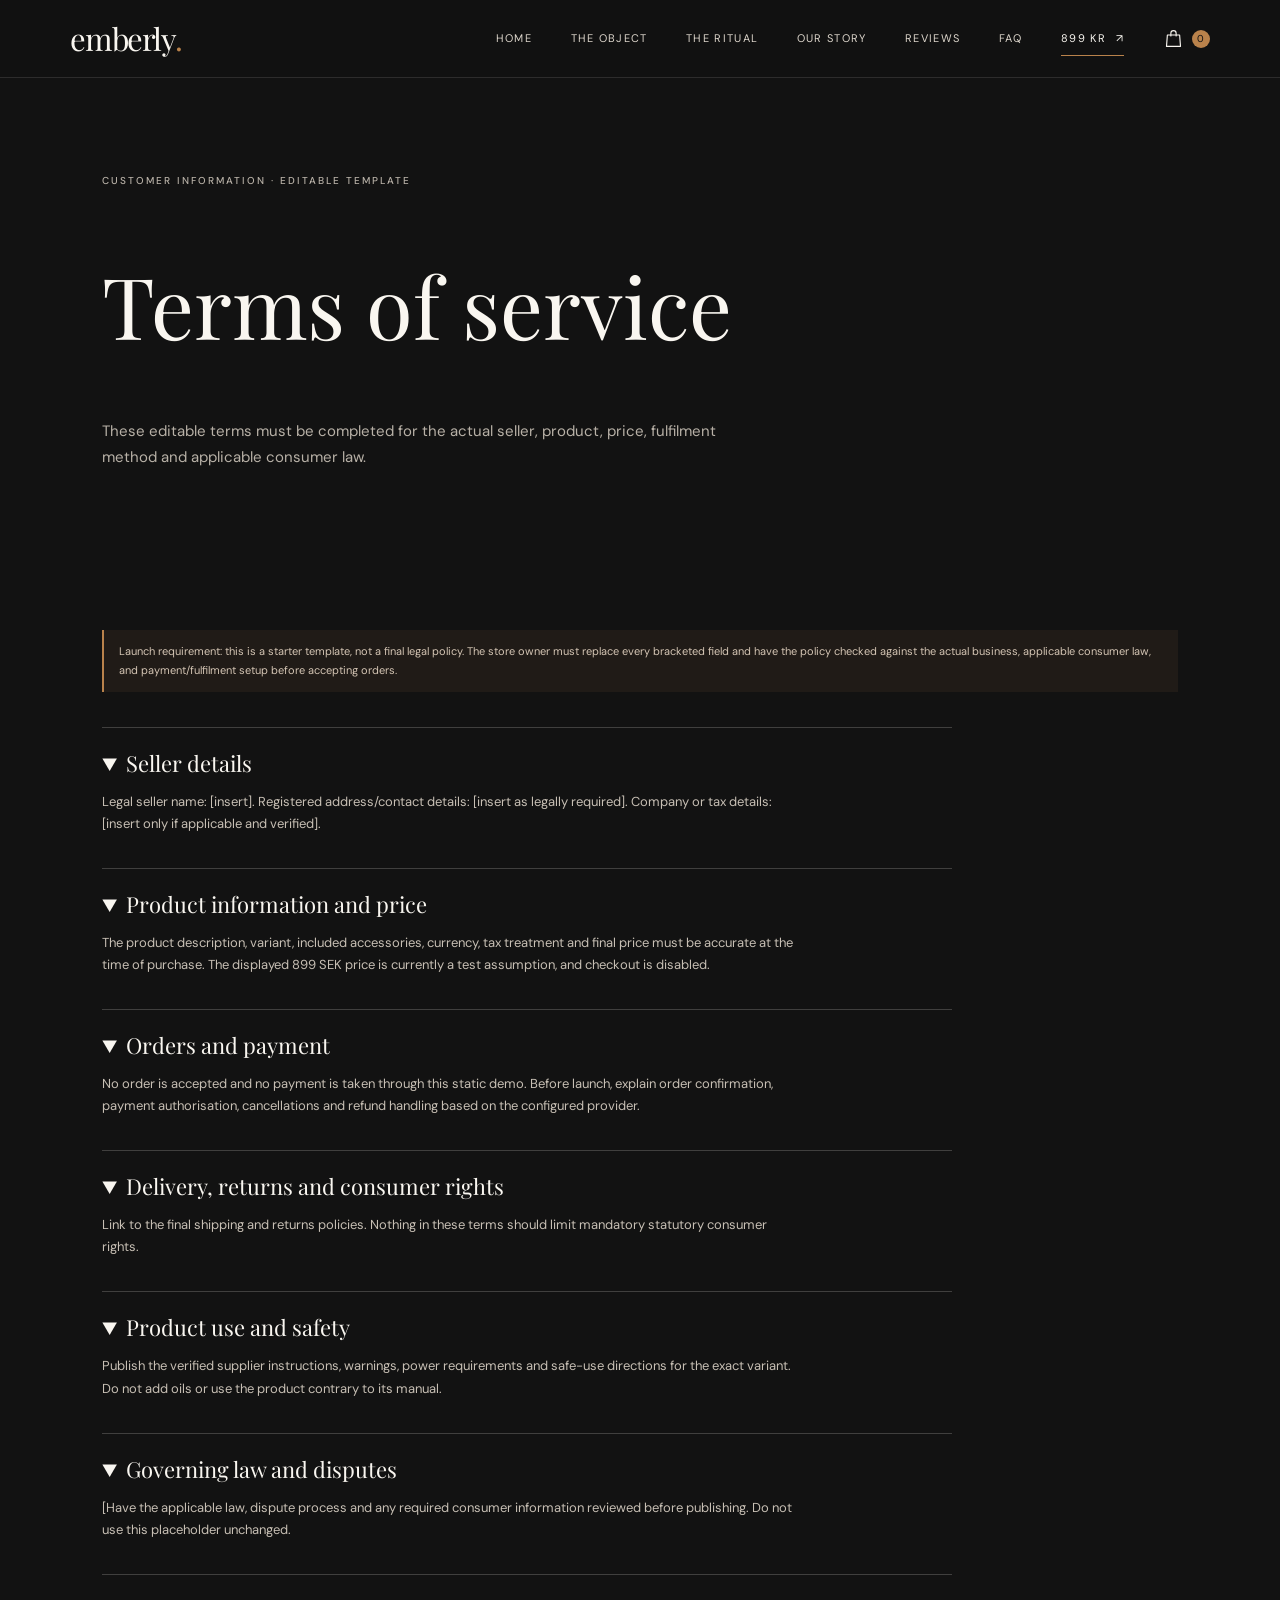
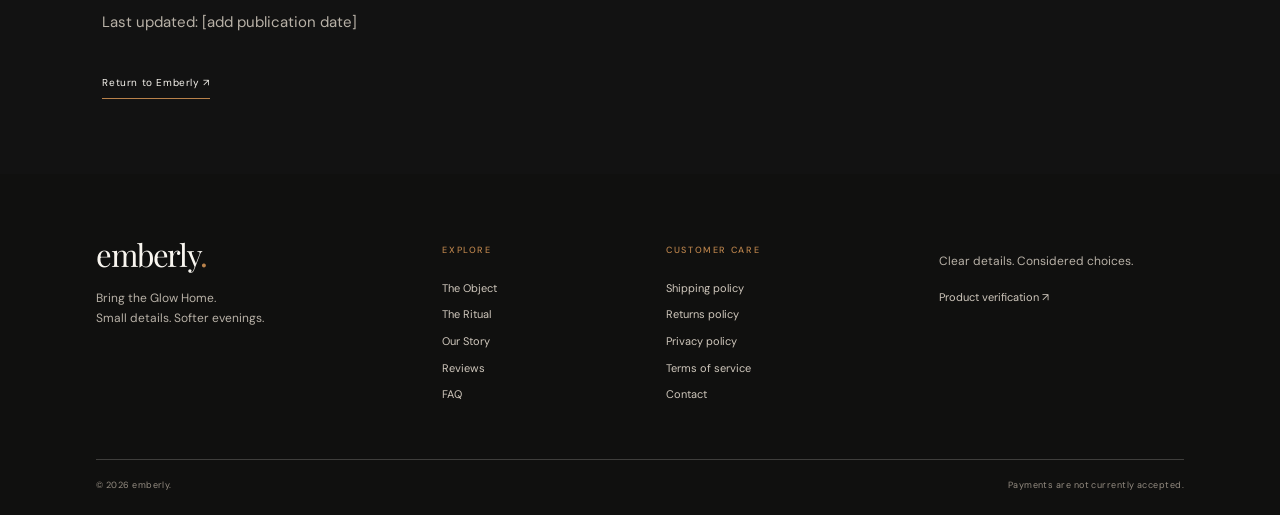
<file: terms.html>
<!doctype html>
<html lang="en"><head><meta charset="utf-8"><meta name="viewport" content="width=device-width,initial-scale=1"><title>Terms of service — emberly.</title><meta name="description" content="Terms of service information for Emberly customers. This editable template must be reviewed before launch."><link rel="icon" href="favicon.svg" type="image/svg+xml"><link rel="stylesheet" href="styles.css"><script defer src="product-config.js"></script><script defer src="store.js"></script></head>
<body><a class="skip-link" href="#main">Skip to content</a><header class="site-header">
<a class="wordmark" href="index.html" aria-label="Emberly home">emberly<span>.</span></a>
<button class="menu-toggle" type="button" aria-expanded="false" aria-controls="primary-nav" aria-label="Open navigation"><span></span><span></span></button>
<nav class="nav" id="primary-nav" aria-label="Main navigation">
<a href="index.html">Home</a><a href="shop.html">The Object</a><a href="ritual.html">The Ritual</a><a href="why.html">Our Story</a><a href="reviews.html">Reviews</a><a href="faq.html">FAQ</a>
<a class="nav-buy" href="shop.html#purchase"><span data-price></span><span aria-hidden="true"> ↗</span></a>
<a class="bag-link" href="cart.html" aria-label="Shopping bag"><svg viewBox="0 0 24 24" aria-hidden="true"><path d="M5 8h14l1 13H4L5 8Z"/><path d="M9 9V6a3 3 0 0 1 6 0v3"/></svg><span class="bag-count" aria-label="Items in bag">0</span></a>
</nav></header>
<main id="main"><section class="page-hero"><p class="eyebrow">Customer information · Editable template</p><h1>Terms of service</h1><p>These editable terms must be completed for the actual seller, product, price, fulfilment method and applicable consumer law.</p></section><section class="section"><div class="notice">Launch requirement: this is a starter template, not a final legal policy. The store owner must replace every bracketed field and have the policy checked against the actual business, applicable consumer law, and payment/fulfilment setup before accepting orders.</div><div class="accordion" style="margin-top:35px"><details open><summary>Seller details</summary><p>Legal seller name: [insert]. Registered address/contact details: [insert as legally required]. Company or tax details: [insert only if applicable and verified].</p></details><details open><summary>Product information and price</summary><p>The product description, variant, included accessories, currency, tax treatment and final price must be accurate at the time of purchase. The displayed 899 SEK price is currently a test assumption, and checkout is disabled.</p></details><details open><summary>Orders and payment</summary><p>No order is accepted and no payment is taken through this static demo. Before launch, explain order confirmation, payment authorisation, cancellations and refund handling based on the configured provider.</p></details><details open><summary>Delivery, returns and consumer rights</summary><p>Link to the final shipping and returns policies. Nothing in these terms should limit mandatory statutory consumer rights.</p></details><details open><summary>Product use and safety</summary><p>Publish the verified supplier instructions, warnings, power requirements and safe-use directions for the exact variant. Do not add oils or use the product contrary to its manual.</p></details><details open><summary>Governing law and disputes</summary><p>[Have the applicable law, dispute process and any required consumer information reviewed before publishing. Do not use this placeholder unchanged.</p></details></div><p class="muted" style="margin-top:35px">Last updated: [add publication date]</p><a class="underlined-link" href="index.html">Return to Emberly ↗</a></section></main>
<footer class="site-footer"><div class="footer-top"><div class="footer-brand"><a class="wordmark" href="index.html">emberly<span>.</span></a><p>Bring the Glow Home.<br>Small details. Softer evenings.</p></div><div class="footer-column"><h2>Explore</h2><a href="shop.html">The Object</a><a href="ritual.html">The Ritual</a><a href="why.html">Our Story</a><a href="reviews.html">Reviews</a><a href="faq.html">FAQ</a></div><div class="footer-column"><h2>Customer care</h2><a href="shipping.html">Shipping policy</a><a href="returns.html">Returns policy</a><a href="privacy.html">Privacy policy</a><a href="terms.html">Terms of service</a><a href="faq.html#contact">Contact</a></div><div class="footer-note"><p>Clear details. Considered choices.</p><a href="supplier.html">Product verification ↗</a></div></div><div class="footer-bottom"><span>© 2026 emberly.</span><span>Payments are not currently accepted.</span></div></footer></body></html>
</file>
<file: styles.css>
@import url('https://fonts.googleapis.com/css2?family=DM+Sans:wght@400;500;600;700&family=Playfair+Display:ital,wght@0,400;0,500;1,400;1,500&display=swap');
:root{--charcoal:#121212;--cream:#F9F6F0;--amber:#B9824B;--burnt:#A95732;--warm-gray:#B8B1A7;--line-dark:rgba(249,246,240,.2);--line-light:rgba(18,18,18,.18);--serif:'Playfair Display',Georgia,serif;--sans:'DM Sans',Arial,sans-serif}
*{box-sizing:border-box}html{scroll-behavior:smooth;scroll-padding-top:95px}body{margin:0;background:var(--charcoal);color:var(--cream);font:15px/1.7 var(--sans);-webkit-font-smoothing:antialiased}img{display:block;width:100%;height:auto}a{color:inherit;text-decoration:none}button,input{font:inherit}button{cursor:pointer}a,button{-webkit-tap-highlight-color:transparent}button:focus-visible,a:focus-visible,input:focus-visible{outline:2px solid var(--amber);outline-offset:4px}.skip-link{position:absolute;top:-100px;left:12px;z-index:99;background:var(--cream);color:var(--charcoal);padding:10px}.skip-link:focus{top:12px}.visually-hidden{position:absolute!important;width:1px!important;height:1px!important;padding:0!important;margin:-1px!important;overflow:hidden!important;clip:rect(0,0,0,0)!important;white-space:nowrap!important;border:0!important}
.site-header,.header{height:78px;position:sticky;top:0;z-index:50;display:flex;align-items:center;justify-content:space-between;padding:0 clamp(20px,5.5vw,84px);background:rgba(18,18,18,.94);border-bottom:1px solid rgba(249,246,240,.12);backdrop-filter:blur(12px)}.wordmark,.logo{font:400 31px/1 var(--serif);letter-spacing:-.045em;white-space:nowrap}.wordmark span,.logo span{color:var(--amber)}.nav{display:flex;align-items:center;gap:clamp(18px,3vw,42px);font-size:11px;letter-spacing:.12em;text-transform:uppercase}.nav>a:not(.nav-buy):not(.bag-link){color:#ddd6cc;transition:color .2s}.nav>a:hover,.footer a:hover{color:var(--amber)}.nav-buy{display:flex;gap:10px;align-items:center;border-bottom:1px solid var(--amber);padding:8px 0;color:var(--cream)}.bag-link{display:flex;align-items:center;gap:8px;position:relative}.bag-link svg{width:21px;height:21px;fill:none;stroke:currentColor;stroke-width:1.3;stroke-linecap:round;stroke-linejoin:round}.bag-count{display:inline-grid;place-items:center;min-width:18px;height:18px;font-size:10px;color:var(--charcoal);background:var(--amber);border-radius:50%;letter-spacing:0}.menu-toggle{display:none}
.hero{min-height:min(790px,calc(100svh - 78px));position:relative;isolation:isolate;display:flex;align-items:center;overflow:hidden;background:#181511}.hero-image,.hero-shade{position:absolute;inset:0;z-index:-2}.hero-image img{width:100%;height:100%;object-fit:cover;object-position:center 54%;filter:brightness(.78) saturate(.78)}.hero-shade{z-index:-1;background:linear-gradient(90deg,rgba(18,18,18,.9) 0%,rgba(18,18,18,.7) 34%,rgba(18,18,18,.12) 75%),linear-gradient(0deg,rgba(18,18,18,.4),transparent 40%)}.hero-content{width:min(610px,90%);margin-left:clamp(24px,10vw,150px);padding:80px 0 100px}.eyebrow{margin:0 0 18px;color:var(--amber);font-size:10px;font-weight:500;letter-spacing:.2em;line-height:1.6;text-transform:uppercase}.hero h1{font:400 clamp(56px,8vw,108px)/.99 var(--serif);letter-spacing:-.055em;margin:0 0 26px}.hero h1 em,.intro-section h2 em,.ritual-heading h2 em,.manifesto-copy h2 em,.review-section h2 em,.final-cta h2 em{font-weight:400;color:#d4ad88}.hero-copy{max-width:390px;color:#ded6cc;font-size:15px}.hero-actions{display:flex;align-items:center;gap:28px;flex-wrap:wrap;margin-top:35px}.button,.btn{display:inline-flex;align-items:center;justify-content:space-between;gap:26px;min-height:50px;padding:14px 18px;border:1px solid transparent;font-size:10px;letter-spacing:.12em;text-transform:uppercase;transition:background .2s,border-color .2s,color .2s}.button span{font-size:14px}.button-cream,.btn{background:var(--cream);color:var(--charcoal)}.button-cream:hover,.btn:hover{background:#e9dfd1}.button-dark{background:var(--charcoal);color:var(--cream)}.button-dark:hover{background:#302923}.button-wide{width:100%;margin-top:18px}.text-link{border:0;background:none;color:var(--cream);padding:10px 0;border-bottom:1px solid rgba(249,246,240,.45);font-size:11px;letter-spacing:.08em}.text-link span{margin-left:10px;color:var(--amber)}.hero-caption{position:absolute;bottom:24px;left:clamp(24px,5.5vw,84px);right:clamp(24px,5.5vw,84px);display:flex;justify-content:space-between;color:#d0c5b7;font-size:9px;letter-spacing:.16em}.hero-note{position:absolute;right:20px;bottom:54px;color:#ded6cc;font-size:9px;max-width:300px;text-align:right;opacity:.75}
.section-cream{background:var(--cream);color:var(--charcoal)}.intro-section{text-align:center;padding:130px 22px 140px;position:relative;overflow:hidden}.intro-mark{font:italic 70px var(--serif);color:var(--amber);margin-bottom:22px}.intro-section .eyebrow{color:#87603d}.intro-section h2{font:400 clamp(34px,5.4vw,68px)/1.2 var(--serif);letter-spacing:-.035em;margin:0 auto;max-width:920px}.intro-section h2 em{color:#8f6b4c}.intro-copy{max-width:450px;margin:28px auto 0;color:#645f58;font-size:14px}
.object-section,.ritual-section{padding:88px clamp(22px,7.5vw,110px) 120px}.section-kicker{display:flex;justify-content:space-between;padding-bottom:16px;border-bottom:1px solid var(--line-dark);font-size:9px;letter-spacing:.18em;color:var(--warm-gray)}.object-grid{display:grid;grid-template-columns:minmax(0,1.08fr) minmax(330px,.78fr);gap:clamp(45px,8vw,120px);align-items:start;padding-top:54px}.gallery-frame{background:#211e1a;min-height:460px;display:grid;place-items:center;overflow:hidden}.gallery-frame img{width:100%;height:100%;max-height:670px;aspect-ratio:4/5;object-fit:contain;background:#211e1a;cursor:zoom-in}.gallery-thumbs,.thumbs{display:flex;gap:10px;margin-top:12px;overflow-x:auto;padding-bottom:3px}.gallery-thumb,.thumb{flex:0 0 76px;width:76px;padding:0;border:1px solid transparent;background:transparent;opacity:.7}.gallery-thumb[aria-pressed=true],.thumb[aria-pressed=true]{border-color:var(--amber);opacity:1}.gallery-thumb img,.thumb img{height:82px;object-fit:cover}.image-disclaimer,.fine-print,.checkout-note,.fineprint{font-size:10px;line-height:1.65;color:var(--warm-gray)}.product-details,.purchase{padding-top:12px}.product-details h2{font:400 clamp(36px,4vw,55px)/1.12 var(--serif);letter-spacing:-.035em;margin:0 0 18px}.product-description,.description{font-size:14px;color:#d0c8bd;line-height:1.9}.product-price-row{display:flex;align-items:baseline;gap:14px;margin-top:28px}.product-price-row strong,.price{font:400 28px var(--serif)}.product-price-row span{font-size:10px;color:var(--warm-gray)}.price-disclaimer{font-size:10px;color:#d4b28e;margin-top:2px}.purchase-controls{display:flex;align-items:center;justify-content:space-between;margin-top:25px;padding-top:18px;border-top:1px solid var(--line-dark)}.purchase-controls>label{font-size:11px;color:#d0c8bd}.quantity-control,.quantity{display:inline-flex;align-items:center;border:1px solid rgba(249,246,240,.28);min-height:38px}.quantity-control button,.quantity button{border:0;background:transparent;color:inherit;width:36px;height:36px}.quantity-control output,.quantity output{min-width:24px;text-align:center;font-size:12px}.checkout-note{margin-top:13px}.detail-rule{border-top:1px solid var(--line-dark);margin-top:28px}.detail-line{display:grid;grid-template-columns:30px 1fr;gap:10px;padding:14px 0;border-bottom:1px solid rgba(249,246,240,.12)}.detail-line span{font-size:10px;color:var(--amber);padding-top:3px}.detail-line p{margin:0;color:#d1c9bf;font-size:12px}.underlined-link{display:inline-flex;gap:24px;align-items:center;margin-top:24px;padding-bottom:7px;border-bottom:1px solid var(--amber);font-size:10px;letter-spacing:.06em}.underlined-link span{color:var(--amber)}
.ritual-section{background:#1b1a17;padding-bottom:135px}.ritual-heading{padding:65px 0;max-width:780px}.ritual-heading h2{font:400 clamp(42px,6vw,74px)/1.12 var(--serif);letter-spacing:-.04em;margin:0}.ritual-row{display:grid;grid-template-columns:1.1fr .75fr;gap:clamp(38px,8vw,120px);align-items:center;margin:0 0 110px}.ritual-row:last-child{margin-bottom:0}.ritual-two{grid-template-columns:.75fr 1.1fr}.ritual-two .ritual-image{order:2}.ritual-image{height:clamp(300px,46vw,550px);overflow:hidden;background:#29241f}.ritual-image img{height:100%;object-fit:cover;transition:transform .8s cubic-bezier(.2,.7,.2,1)}.ritual-row:hover .ritual-image img{transform:scale(1.025)}.ritual-copy{max-width:370px}.roman{font:italic 24px var(--serif);color:var(--amber)}.ritual-copy .eyebrow{margin-top:30px}.ritual-copy h3{font:400 clamp(38px,4.5vw,57px)/1.08 var(--serif);margin:0 0 22px;letter-spacing:-.035em}.ritual-copy p:last-child{font-size:13px;color:#c5bcb0;max-width:330px}
.manifesto-section{display:grid;grid-template-columns:1fr 1fr;background:#e8e0d5;color:var(--charcoal)}.manifesto-image{min-height:630px}.manifesto-image img{height:100%;object-fit:cover}.manifesto-copy{align-self:center;padding:clamp(45px,8vw,115px)}.manifesto-copy .eyebrow{color:#87603d}.manifesto-copy h2{font:400 clamp(42px,5vw,68px)/1.1 var(--serif);letter-spacing:-.04em;margin:0 0 28px}.manifesto-copy h2 em{color:#956b4a}.manifesto-copy p:not(.eyebrow){color:#5c554d;font-size:13px;line-height:1.95}.manifesto-copy .underlined-link{border-color:#8f633e}
.review-section{text-align:center;padding:125px 24px 110px}.review-section .eyebrow{color:#8a633e}.review-section h2{font:400 clamp(42px,5.5vw,68px)/1.12 var(--serif);letter-spacing:-.04em;margin:0 auto 22px}.review-section h2 em{color:#8a633e}.review-copy{max-width:520px;margin:0 auto;color:#655f58;font-size:13px}.review-detail{display:flex;justify-content:center;gap:clamp(18px,4vw,65px);margin-top:54px;padding-top:20px;border-top:1px solid var(--line-light);max-width:760px;margin-left:auto;margin-right:auto;font-size:9px;letter-spacing:.14em;color:#70675c}
.final-cta{position:relative;display:grid;grid-template-columns:1fr 1fr;min-height:560px;background:#201b17;overflow:hidden}.final-cta-image{min-height:500px}.final-cta-image img{height:100%;object-fit:cover;object-position:center}.final-cta-copy{align-self:center;padding:70px clamp(30px,7vw,100px)}.final-cta h2{font:400 clamp(40px,5vw,64px)/1.12 var(--serif);letter-spacing:-.04em;margin:0 0 22px}.final-cta h2 em{color:#d4ad88}.final-cta-copy>p:not(.eyebrow):not(.checkout-note){font-size:13px;color:#d0c8bd;margin-bottom:28px}
.site-footer,.footer{padding:65px clamp(22px,7.5vw,110px) 22px;background:#10100f}.footer-top{display:grid;grid-template-columns:1.25fr .75fr .95fr 1fr;gap:40px;padding-bottom:55px}.footer-brand p,.footer-note p{color:var(--warm-gray);font-size:12px}.footer-column{display:flex;flex-direction:column;align-items:flex-start;gap:8px}.footer-column h2,.footer h4{font-size:9px;font-weight:500;letter-spacing:.18em;text-transform:uppercase;color:var(--amber);margin:4px 0 12px}.footer-column a,.footer-note a,.footer-links a{font-size:11px;color:#d0c8bd}.footer-column a:hover,.footer-note a:hover,.footer-links a:hover{color:var(--amber)}.footer-bottom{border-top:1px solid var(--line-dark);padding-top:18px;display:flex;justify-content:space-between;gap:15px;flex-wrap:wrap;color:#958d82;font-size:9px;letter-spacing:.05em}.footer-links{display:flex;flex-direction:column;gap:9px}.footer>div:not(.footer-bottom){margin-bottom:20px}
.toast{position:fixed;z-index:90;bottom:22px;left:50%;transform:translateX(-50%);background:var(--cream);color:var(--charcoal);padding:13px 22px;border:1px solid #d3c3b1;box-shadow:0 8px 30px #0003;font-size:12px;max-width:calc(100vw - 30px)}.toast[hidden]{display:none}.reveal{opacity:1;transform:none}.will-reveal{opacity:0;transform:translateY(16px);transition:opacity .7s ease,transform .7s ease}.will-reveal.is-visible{opacity:1;transform:none}
.page-hero{padding:95px 8vw 70px;max-width:1050px}.page-hero h1{font:400 clamp(45px,7vw,85px)/1.05 var(--serif)}.page-hero p{max-width:620px;color:var(--warm-gray)}.page-hero h1 em{color:#d4ad88}.section{padding:75px 8vw}.split{display:grid;grid-template-columns:1fr 1fr;gap:55px;align-items:center}.split img{height:430px;object-fit:cover}.feature-grid{display:grid;grid-template-columns:repeat(3,1fr);gap:25px;margin-top:40px}.feature{padding:25px 0;border-top:1px solid var(--line-dark)}.feature .num{color:var(--amber);font-size:11px}.feature h3{font:400 28px var(--serif)}.muted{color:var(--warm-gray)}.lifestyle-grid{display:grid;grid-template-columns:1fr 1fr;gap:22px}.lifestyle-grid img{height:300px;object-fit:cover}.accordion{max-width:850px;border-top:1px solid var(--line-dark)}.accordion details{border-bottom:1px solid var(--line-dark);padding:20px 0}.accordion summary{cursor:pointer;font:400 22px var(--serif)}.accordion details p{color:#c7bfb4;max-width:700px;font-size:13px}.fineprint{color:var(--warm-gray)}.notice{border-left:2px solid var(--amber);padding:12px 15px;background:#201b17;color:#d4c5b4;font-size:11px;line-height:1.7}.cart-wrap{max-width:1000px;margin:auto;padding:75px 24px 110px}.cart-wrap h1{font:400 clamp(44px,6vw,70px) var(--serif)}.cart-row{display:grid;grid-template-columns:130px 1fr auto;gap:24px;padding:22px 0;border-top:1px solid var(--line-dark);align-items:start}.cart-row>img{width:130px;height:140px;object-fit:cover;background:#211e1a}.cart-item-details h3{font:400 24px var(--serif);margin:0}.cart-item-details .quantity-control{margin:6px 0}.text-button{display:block;padding:0;border:0;border-bottom:1px solid var(--warm-gray);background:none;color:var(--warm-gray);font-size:10px}.cart-summary{margin:35px 0 0 auto;max-width:380px}.cart-summary>div{display:flex;justify-content:space-between;padding:20px 0;border-top:1px solid var(--line-dark)}.cart-summary strong{font:400 24px var(--serif)}.cart-summary .button,.cart-summary .btn{width:100%;margin-top:10px}.cart-summary p{font-size:11px;color:var(--warm-gray)}.empty-bag{padding:55px 0}.empty-bag h2{font:400 42px var(--serif)}.empty-bag p{color:var(--warm-gray)}.cart-summary[hidden]{display:none}
@media(max-width:850px){.site-header,.header{height:70px;padding:0 22px}.wordmark,.logo{font-size:28px}.menu-toggle{display:flex;flex-direction:column;justify-content:center;gap:6px;background:none;border:0;color:var(--cream);padding:10px}.menu-toggle span{display:block;width:22px;height:1px;background:currentColor}.nav{display:none;position:absolute;top:69px;left:0;right:0;flex-direction:column;align-items:stretch;gap:0;padding:12px 22px 20px;background:#121212;border-bottom:1px solid var(--line-dark)}.nav.is-open{display:flex}.nav>a{padding:14px 0;border-bottom:1px solid rgba(249,246,240,.1)}.nav .nav-buy{border-bottom:1px solid rgba(249,246,240,.1)}.nav .bag-link{border:0}.hero{min-height:calc(90svh - 70px);min-height:650px}.hero-image img{object-position:59% center}.hero-shade{background:linear-gradient(90deg,rgba(18,18,18,.85),rgba(18,18,18,.25)),linear-gradient(0deg,rgba(18,18,18,.4),transparent 55%)}.hero-content{margin-left:26px;padding:65px 0 90px}.hero h1{font-size:clamp(55px,12vw,88px)}.hero-note{display:none}.intro-section{padding:90px 22px 100px}.object-section,.ritual-section{padding:65px 22px 80px}.object-grid{grid-template-columns:1fr;gap:40px;padding-top:35px}.gallery-frame{min-height:0}.gallery-frame img{max-height:620px;aspect-ratio:4/4.5}.product-details{padding-top:0}.ritual-heading{padding:45px 0}.ritual-row,.ritual-two{grid-template-columns:1fr;gap:25px;margin-bottom:65px}.ritual-two .ritual-image{order:0}.ritual-image{height:360px}.ritual-copy{max-width:520px}.ritual-copy .eyebrow{margin-top:14px}.manifesto-section{grid-template-columns:1fr}.manifesto-image{min-height:0;height:360px}.manifesto-copy{padding:55px 25px 70px}.review-section{padding:85px 24px}.review-detail{flex-direction:column;gap:10px}.final-cta{grid-template-columns:1fr}.final-cta-image{height:340px;min-height:0}.final-cta-copy{padding:50px 25px 60px}.footer-top{grid-template-columns:1fr 1fr;gap:35px 24px}.footer-brand{grid-column:1/-1}.footer-note{align-self:start}.split{grid-template-columns:1fr}.split img{height:330px}.feature-grid{grid-template-columns:1fr;gap:0}.lifestyle-grid{grid-template-columns:1fr}.page-hero{padding:70px 24px 45px}.section{padding:55px 24px}}
@media(max-width:480px){.hero{min-height:680px;align-items:flex-end}.hero-image img{object-position:62% center}.hero-content{margin:0;padding:60px 23px 110px;width:100%}.hero h1{font-size:58px}.hero-copy{max-width:320px;font-size:14px}.hero-actions{align-items:flex-start;gap:17px;flex-direction:column}.hero-caption{left:22px;right:22px;bottom:16px;font-size:8px;gap:10px}.hero-caption span:last-child{text-align:right}.intro-section h2{font-size:35px}.gallery-frame img{aspect-ratio:1/1.12}.gallery-thumb,.thumb{flex-basis:65px;width:65px}.gallery-thumb img,.thumb img{height:70px}.ritual-image{height:280px}.footer-top{grid-template-columns:1fr 1fr}.footer-note{grid-column:1/-1}.footer-bottom{flex-direction:column;gap:7px}.cart-row{grid-template-columns:85px 1fr;gap:15px}.cart-row>img{width:85px;height:105px}.cart-row>strong{grid-column:2}.cart-item-details h3{font-size:21px}.cart-wrap{padding-top:50px}}
@media(prefers-reduced-motion:reduce){*,*::before,*::after{scroll-behavior:auto!important;animation-duration:.01ms!important;animation-iteration-count:1!important;transition-duration:.01ms!important}.will-reveal{opacity:1;transform:none}}

/* Slide-out shopping bag drawer */
body.drawer-open{overflow:hidden}
.drawer-backdrop{position:fixed;inset:0;z-index:100;background:rgba(0,0,0,.58);backdrop-filter:blur(3px);opacity:0;transition:opacity .28s ease}
.drawer-backdrop[hidden]{display:none}
.drawer-backdrop.is-visible{opacity:1}
.cart-drawer{position:fixed;z-index:101;right:0;top:0;bottom:0;width:min(480px,100%);height:100dvh;background:var(--cream);color:var(--charcoal);display:flex;flex-direction:column;box-shadow:-20px 0 70px rgba(0,0,0,.22);transform:translateX(105%);visibility:hidden;transition:transform .32s cubic-bezier(.2,.75,.25,1),visibility .32s}
.cart-drawer.is-open{transform:translateX(0);visibility:visible}
.drawer-header{display:flex;justify-content:space-between;align-items:center;padding:28px 28px 22px;border-bottom:1px solid var(--line-light)}
.drawer-header .eyebrow{margin-bottom:5px;color:#87603d;font-size:9px}
.drawer-header h2{font:400 32px/1.15 var(--serif);margin:0;letter-spacing:-.03em}
#drawer-count{font:400 14px var(--sans);color:#746b60}
.drawer-close{width:42px;height:42px;border:1px solid var(--line-light);border-radius:50%;background:transparent;color:var(--charcoal);font-size:28px;line-height:1}
.drawer-items{padding:10px 28px;overflow:auto;flex:1}
.drawer-item{display:grid;grid-template-columns:96px minmax(0,1fr) auto;gap:16px;align-items:start;padding:22px 0;border-bottom:1px solid var(--line-light)}
.drawer-item>img{width:96px;height:112px;object-fit:cover;background:#e9e3d9}
.drawer-item-details h3{font:400 18px/1.3 var(--serif);margin:0 0 7px}
.drawer-item-price{font-size:13px;margin:0 0 15px;color:#625b52}
.drawer-item>strong{font-size:13px;white-space:nowrap}
.drawer-item-controls{display:flex;align-items:center;gap:13px;flex-wrap:wrap}
.drawer-item .quantity-control{display:inline-flex;align-items:center;border:1px solid var(--line-light);min-height:32px}
.drawer-item .quantity-control button{width:30px;height:30px;border:0;background:transparent;color:var(--charcoal)}
.drawer-item .quantity-control output{min-width:22px;text-align:center;font-size:12px}
.drawer-item .text-button{font-size:11px;color:#71685e}
.drawer-footer{padding:20px 28px 25px;border-top:1px solid var(--line-light);background:var(--cream)}
.drawer-footer[hidden]{display:none}
.drawer-subtotal{display:flex;align-items:center;justify-content:space-between;font-size:14px}
.drawer-subtotal strong{font-size:18px;font-weight:500}
.drawer-footer>p{font-size:11px;color:#756c61;margin:7px 0 15px}
.drawer-footer .checkout-note{margin:12px 0 8px;font-size:10px}
.drawer-view-bag{color:var(--cream);background:var(--charcoal);width:100%;text-align:left}
.drawer-view-bag:hover{background:#302923}
.drawer-continue{display:block;text-align:center;font-size:11px;letter-spacing:.08em;text-decoration:underline;text-underline-offset:4px;margin-top:13px}
.drawer-empty{padding:55px 0}
.drawer-empty .eyebrow{color:#87603d;font-size:9px}
.drawer-empty h3{font:400 30px/1.2 var(--serif);margin:0 0 25px}
@media(max-width:480px){.drawer-header{padding:22px 20px 18px}.drawer-items{padding:8px 20px}.drawer-footer{padding:17px 20px 20px}.drawer-item{grid-template-columns:76px minmax(0,1fr);gap:13px}.drawer-item>img{width:76px;height:92px}.drawer-item>strong{grid-column:2;margin-top:-7px}.drawer-item-details h3{font-size:17px}}
@media(prefers-reduced-motion:reduce){.cart-drawer,.drawer-backdrop{transition:none}}
</file>
